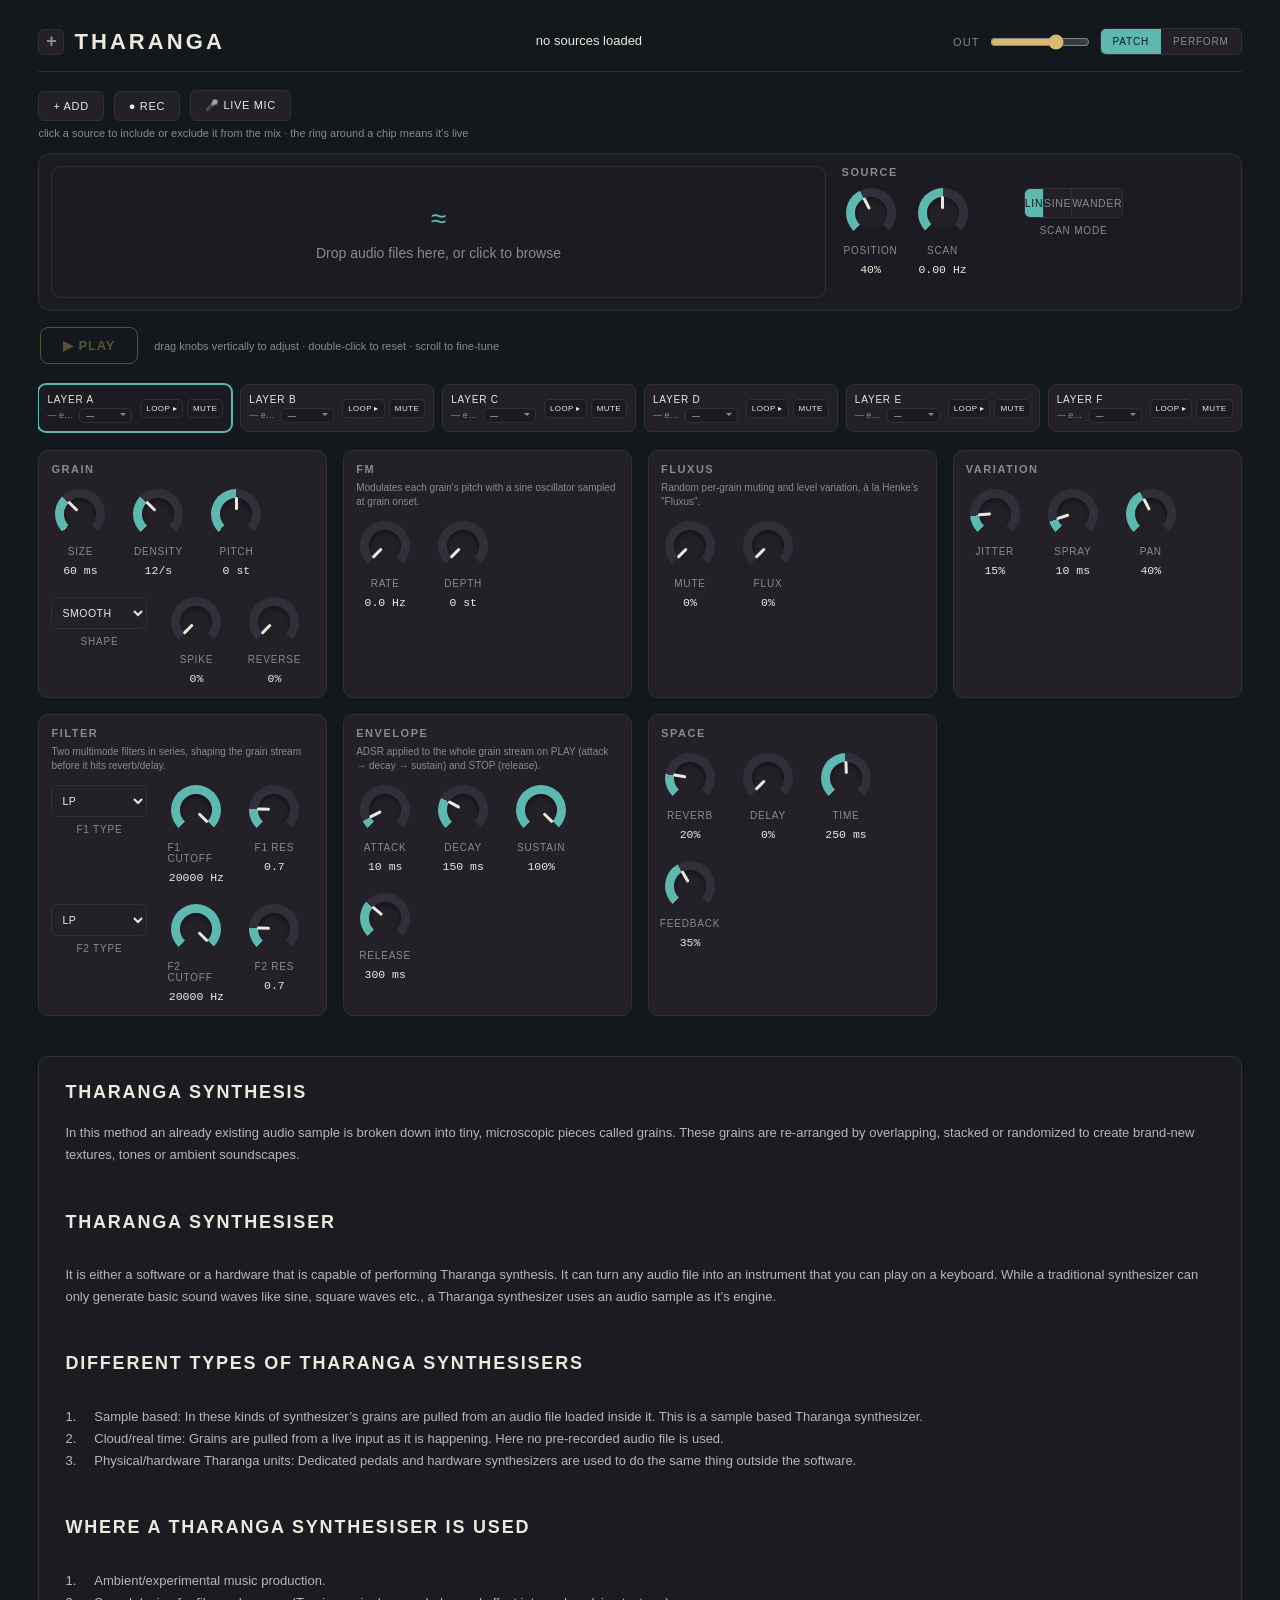
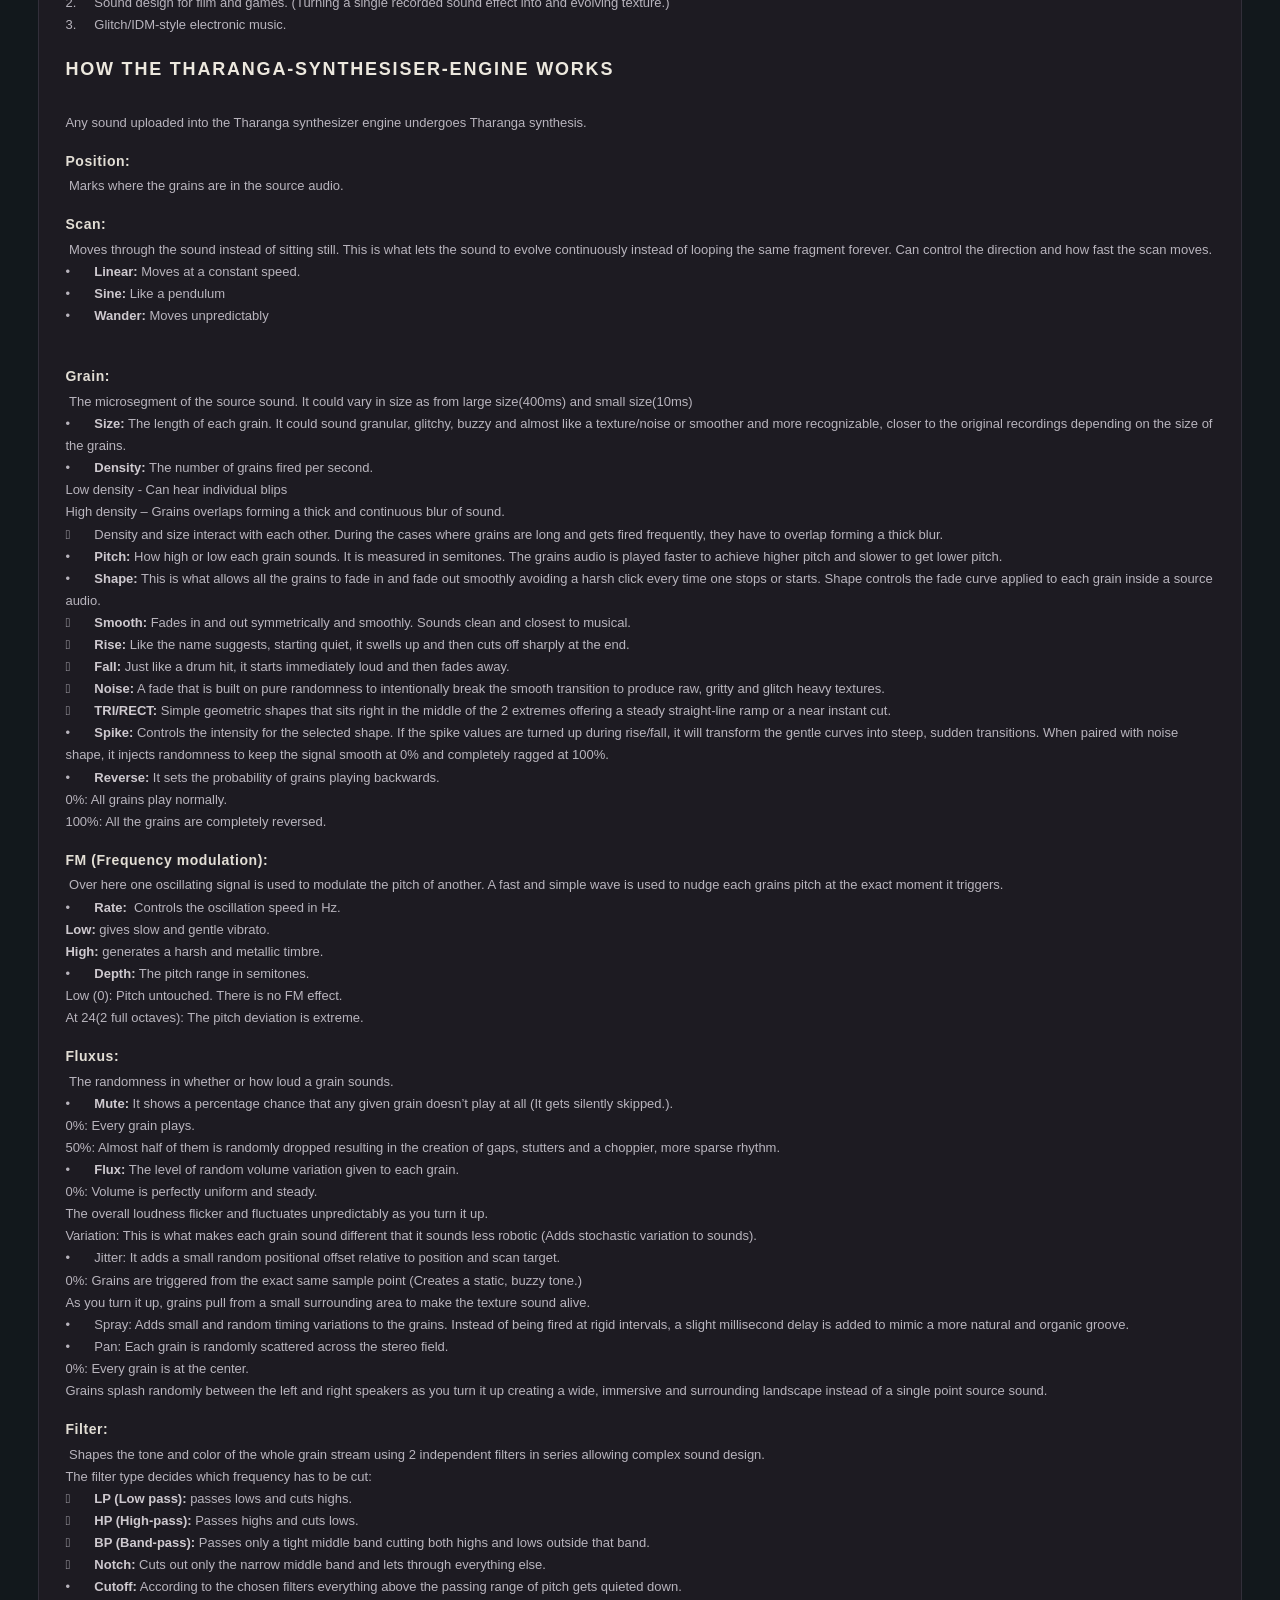
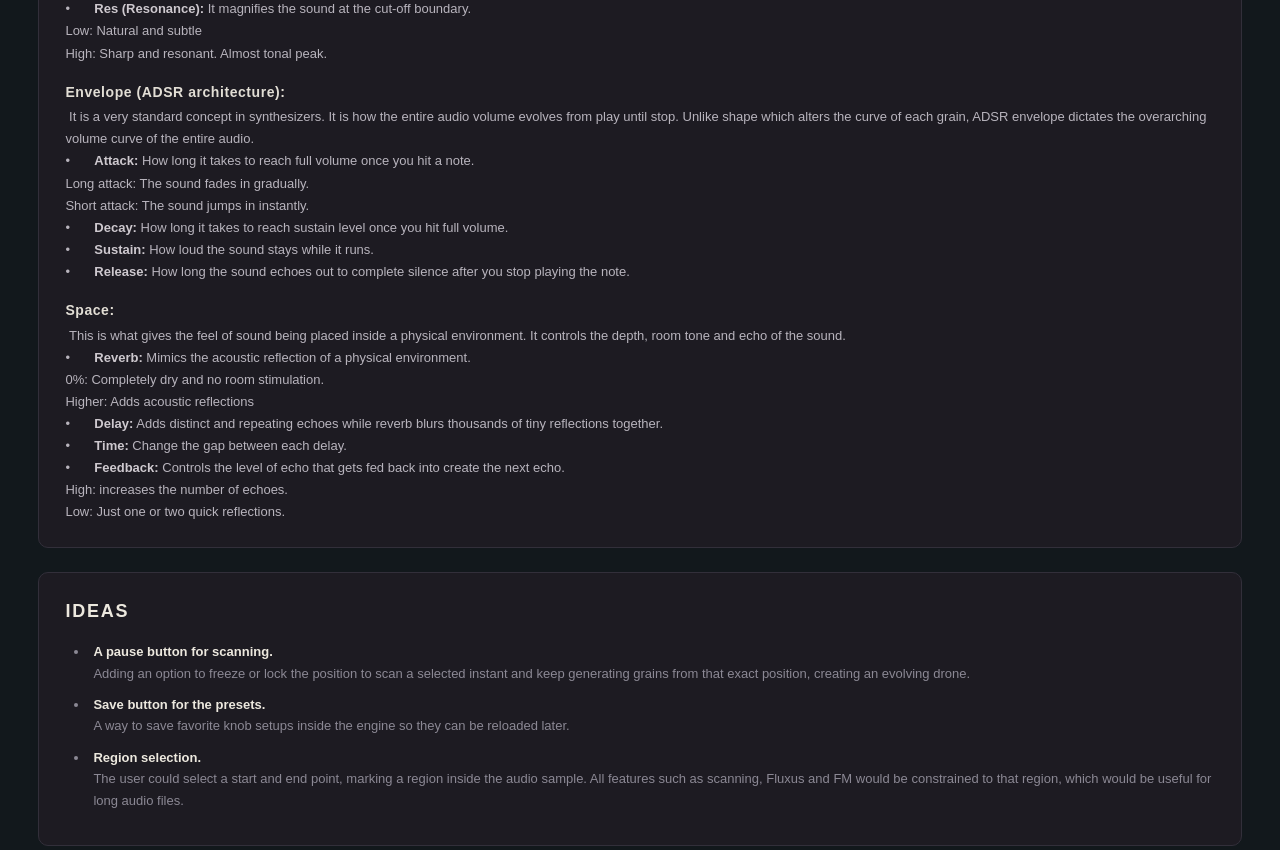
<file: index.html>
﻿<!DOCTYPE html>
<html lang="en">
<head>
  <meta charset="UTF-8" />
  <meta http-equiv="refresh" content="0; url=html/granular-synth-engine.html" />
  <title>Redirecting...</title>
</head>
<body>
  Redirecting to <a href="html/granular-synth-engine.html">html/granular-synth-engine.html</a>
</body>
</html>
</file>
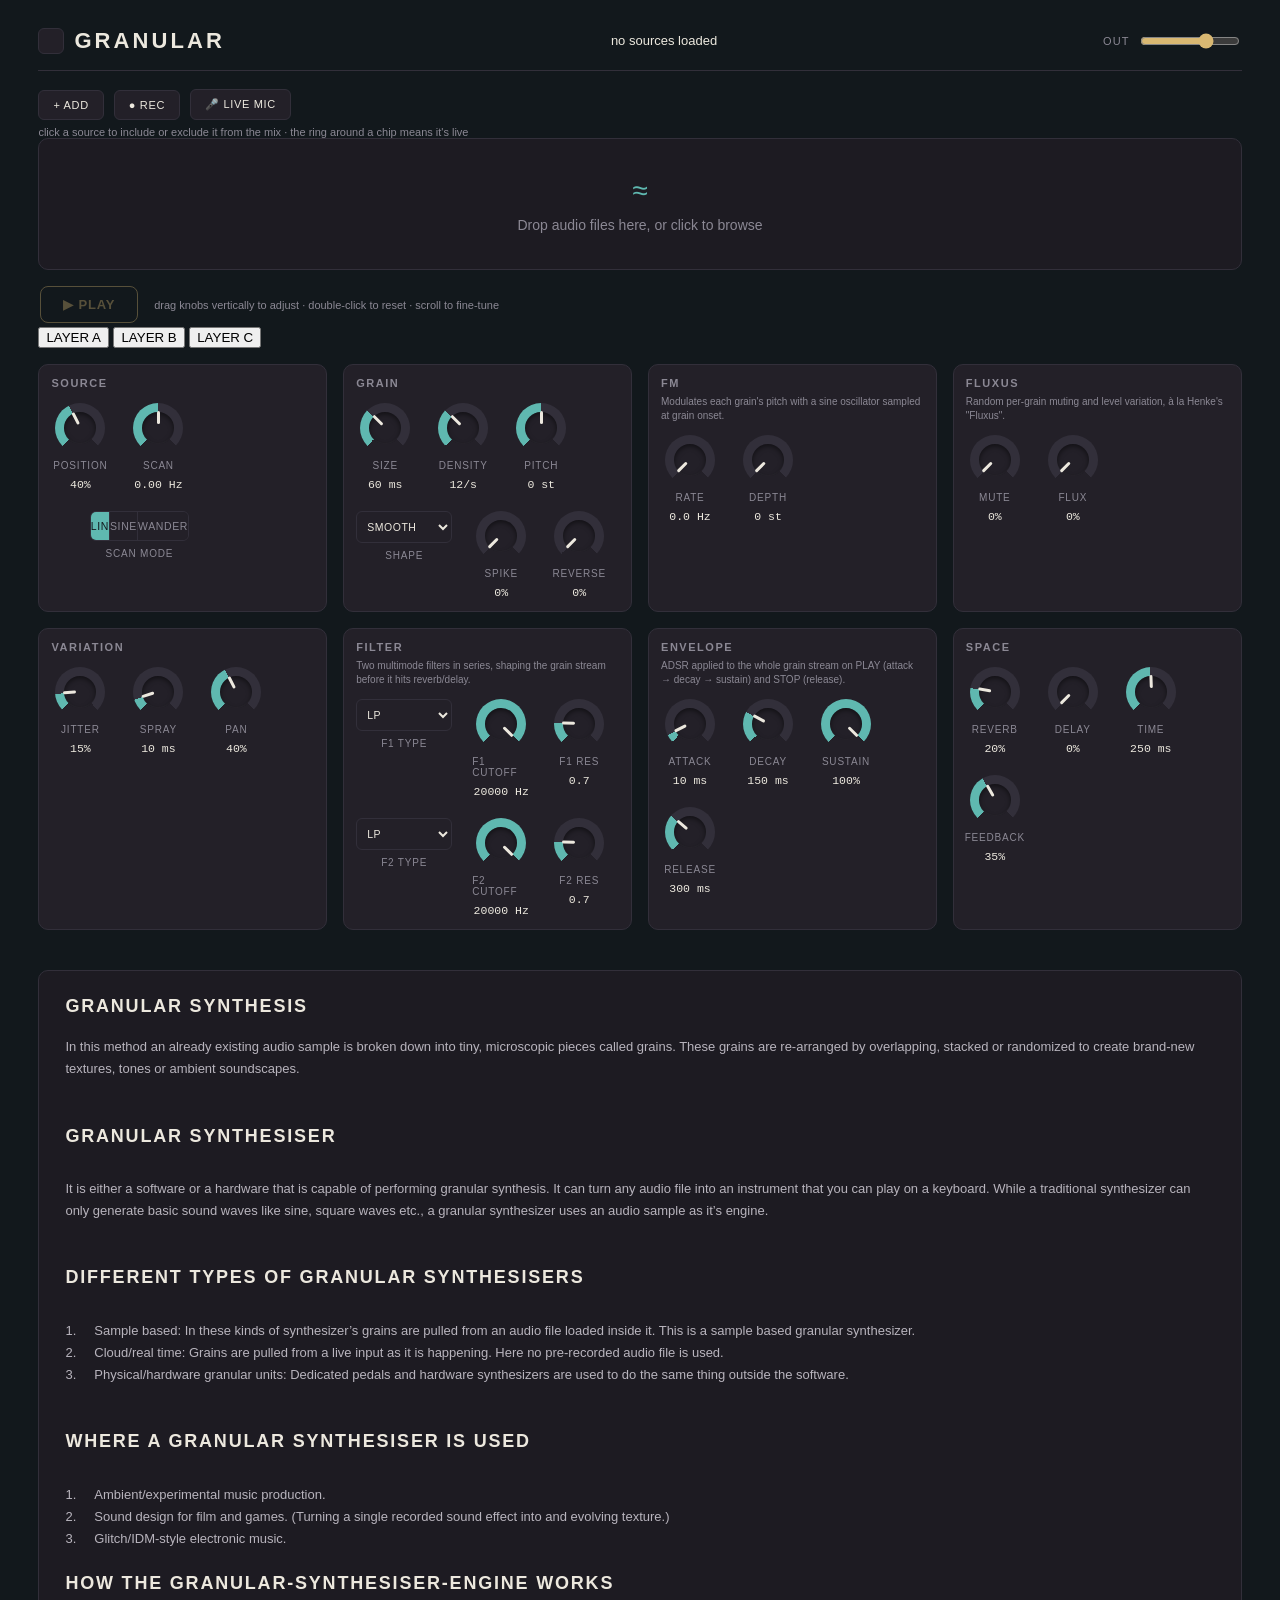
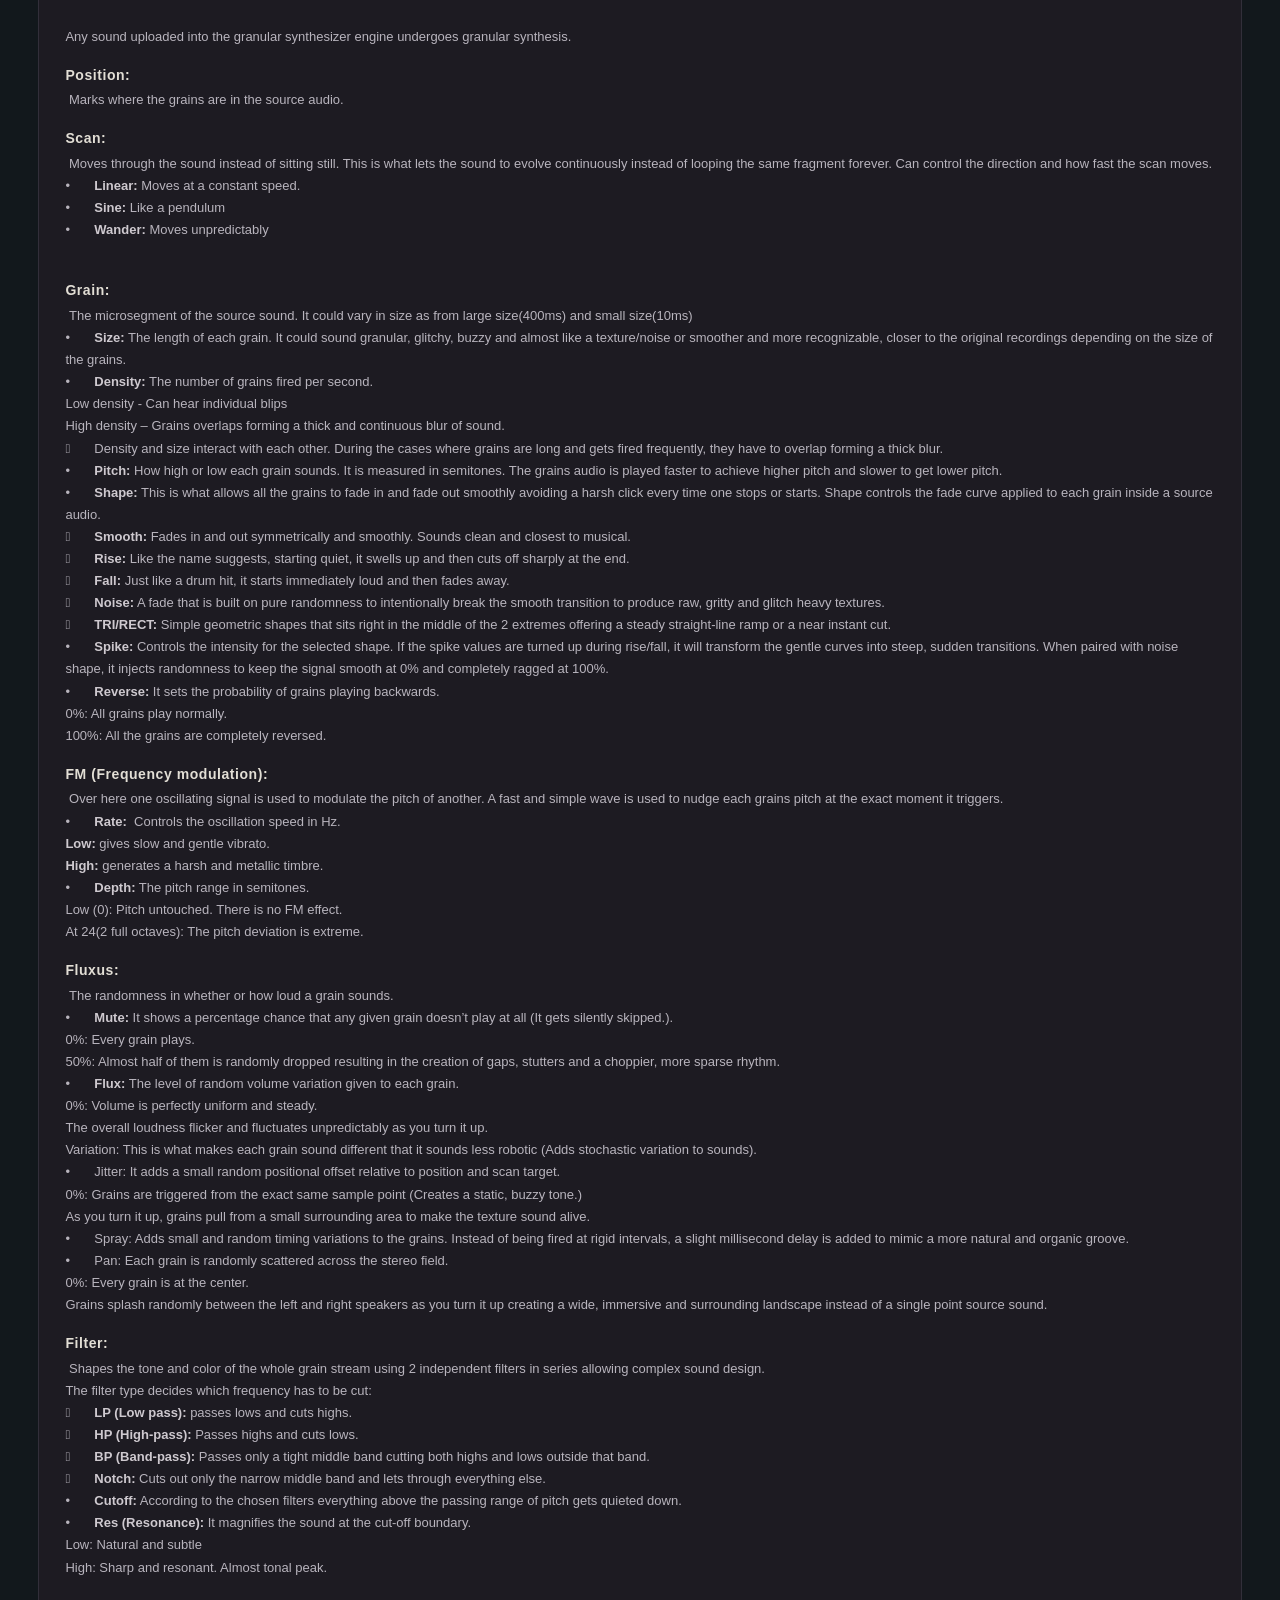
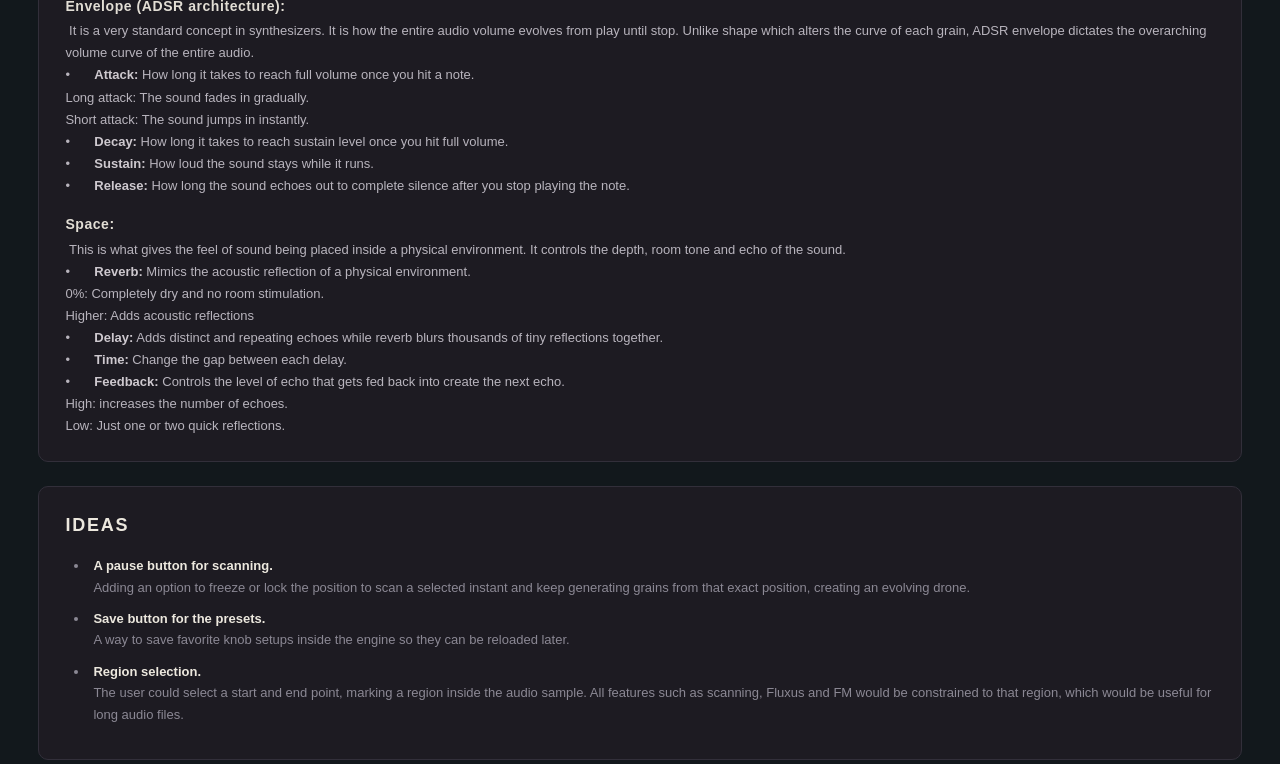
<file: granular-synth-engine.html>
<!DOCTYPE html>
<html lang="en">
<head>
<meta charset="UTF-8">
<meta name="viewport" content="width=device-width, initial-scale=1.0">
<title>Granular — grain synthesis engine</title>
<link rel="stylesheet" href="../css/granular-synth-engine.css?v=8c20041">
</head>
<body>
<div class="app">

  <header class="topbar">
    <div class="brand">
      <span class="brand-mark"></span>
      <h1>GRANULAR</h1>
    </div>
    <div class="file-info">
      <span id="file-name">no sources loaded</span>
      <span id="status" class="status-text"></span>
    </div>
    <div class="master">
      <label for="master-volume">OUT</label>
      <input type="range" id="master-volume" min="0" max="100" value="70">
    </div>
  </header>

  <div class="sources-bar">
    <label class="bar-btn" for="file-input">+ ADD</label>
    <button id="record-btn" class="bar-btn record" type="button">● REC</button>
    <button id="mic-btn" class="bar-btn mic" type="button">🎤 LIVE MIC</button>
    <div id="chips" class="chips"></div>
    <input type="file" id="file-input" accept="audio/*" multiple hidden>
  </div>
  <div class="sources-hint">click a source to include or exclude it from the mix · the ring around a chip means it's live</div>

  <div class="stage" id="stage">
    <label class="dropzone" id="dropzone" for="file-input">
      <div class="dropzone-icon">≈</div>
      <p>Drop audio files here, or click to browse</p>
    </label>
    <canvas id="wave-canvas" class="wave-canvas"></canvas>
    <canvas id="overlay-canvas" class="overlay-canvas"></canvas>
  </div>

  <div class="transport">
    <button id="play-btn" class="play-btn" disabled>▶ PLAY</button>
    <span class="hint">drag knobs vertically to adjust · double-click to reset · scroll to fine-tune</span>
  </div>

  <div class="layer-tabs" aria-label="Layer selector">
    <button class="layer-tab active" data-layer="A" type="button">LAYER A</button>
    <button class="layer-tab" data-layer="B" type="button">LAYER B</button>
    <button class="layer-tab" data-layer="C" type="button">LAYER C</button>
  </div>

  <div class="controls">

    <section class="group">
      <h2 class="group-title">SOURCE</h2>
      <div class="knob-row">
        <div class="knob-unit">
          <div class="knob" id="knob-position" tabindex="0" role="slider" aria-label="Position"><div class="knob-ring"></div><div class="knob-face"></div><div class="knob-pointer-wrap"><div class="knob-pointer"></div></div></div>
          <div class="knob-label">POSITION</div>
          <div class="knob-value" id="val-position">40%</div>
        </div>
        <div class="knob-unit">
          <div class="knob" id="knob-scan" tabindex="0" role="slider" aria-label="Scan speed"><div class="knob-ring"></div><div class="knob-face"></div><div class="knob-pointer-wrap"><div class="knob-pointer"></div></div></div>
          <div class="knob-label">SCAN</div>
          <div class="knob-value" id="val-scan">0.00×/s</div>
        </div>
        <div class="seg-unit wide">
          <div class="seg" id="scanmode-seg">
            <button class="seg-btn active" data-mode="linear">LIN</button>
            <button class="seg-btn" data-mode="sine">SINE</button>
            <button class="seg-btn" data-mode="wander">WANDER</button>
          </div>
          <div class="knob-label">SCAN MODE</div>
        </div>

        
      </div>
    </section>

    <section class="group">
      <h2 class="group-title">GRAIN</h2>
      <div class="knob-row">
        <div class="knob-unit">
          <div class="knob" id="knob-size" tabindex="0" role="slider" aria-label="Grain size"><div class="knob-ring"></div><div class="knob-face"></div><div class="knob-pointer-wrap"><div class="knob-pointer"></div></div></div>
          <div class="knob-label">SIZE</div>
          <div class="knob-value" id="val-size">60 ms</div>
        </div>
        <div class="knob-unit">
          <div class="knob" id="knob-density" tabindex="0" role="slider" aria-label="Density"><div class="knob-ring"></div><div class="knob-face"></div><div class="knob-pointer-wrap"><div class="knob-pointer"></div></div></div>
          <div class="knob-label">DENSITY</div>
          <div class="knob-value" id="val-density">12/s</div>
        </div>
        <div class="knob-unit">
          <div class="knob" id="knob-pitch" tabindex="0" role="slider" aria-label="Pitch"><div class="knob-ring"></div><div class="knob-face"></div><div class="knob-pointer-wrap"><div class="knob-pointer"></div></div></div>
          <div class="knob-label">PITCH</div>
          <div class="knob-value" id="val-pitch">0 st</div>
        </div>
        <div class="select-unit">
          <select id="window-select" class="native-select">
            <option value="hann" selected>SMOOTH</option>
            <option value="rise">RISE</option>
            <option value="fall">FALL</option>
            <option value="noise">NOISE</option>
            <option value="tri">TRI</option>
            <option value="rect">RECT</option>
          </select>
          <div class="knob-label">SHAPE</div>
        </div>
        <div class="knob-unit">
          <div class="knob" id="knob-spike" tabindex="0" role="slider" aria-label="Spike"><div class="knob-ring"></div><div class="knob-face"></div><div class="knob-pointer-wrap"><div class="knob-pointer"></div></div></div>
          <div class="knob-label">SPIKE</div>
          <div class="knob-value" id="val-spike">0%</div>
        </div>
        <div class="knob-unit">
          <div class="knob" id="knob-reverse" tabindex="0" role="slider" aria-label="Reverse chance"><div class="knob-ring"></div><div class="knob-face"></div><div class="knob-pointer-wrap"><div class="knob-pointer"></div></div></div>
          <div class="knob-label">REVERSE</div>
          <div class="knob-value" id="val-reverse">0%</div>
        </div>
      </div>
    </section>

    <section class="group">
      <h2 class="group-title">FM</h2>
      <p class="group-note">Modulates each grain's pitch with a sine oscillator sampled at grain onset.</p>
      <div class="knob-row">
        <div class="knob-unit">
          <div class="knob" id="knob-fmrate" tabindex="0" role="slider" aria-label="FM rate"><div class="knob-ring"></div><div class="knob-face"></div><div class="knob-pointer-wrap"><div class="knob-pointer"></div></div></div>
          <div class="knob-label">RATE</div>
          <div class="knob-value" id="val-fmrate">0 Hz</div>
        </div>
        <div class="knob-unit">
          <div class="knob" id="knob-fmdepth" tabindex="0" role="slider" aria-label="FM depth"><div class="knob-ring"></div><div class="knob-face"></div><div class="knob-pointer-wrap"><div class="knob-pointer"></div></div></div>
          <div class="knob-label">DEPTH</div>
          <div class="knob-value" id="val-fmdepth">0 st</div>
        </div>
      </div>
    </section>

    <section class="group">
      <h2 class="group-title">FLUXUS</h2>
      <p class="group-note">Random per-grain muting and level variation, à la Henke's "Fluxus".</p>
      <div class="knob-row">
        <div class="knob-unit">
          <div class="knob" id="knob-fluxmute" tabindex="0" role="slider" aria-label="Fluxus mute chance"><div class="knob-ring"></div><div class="knob-face"></div><div class="knob-pointer-wrap"><div class="knob-pointer"></div></div></div>
          <div class="knob-label">MUTE</div>
          <div class="knob-value" id="val-fluxmute">0%</div>
        </div>
        <div class="knob-unit">
          <div class="knob" id="knob-fluxlevel" tabindex="0" role="slider" aria-label="Fluxus level variation"><div class="knob-ring"></div><div class="knob-face"></div><div class="knob-pointer-wrap"><div class="knob-pointer"></div></div></div>
          <div class="knob-label">FLUX</div>
          <div class="knob-value" id="val-fluxlevel">0%</div>
        </div>
      </div>
    </section>

    <section class="group">
      <h2 class="group-title">VARIATION</h2>
      <div class="knob-row">
        <div class="knob-unit">
          <div class="knob" id="knob-jitter" tabindex="0" role="slider" aria-label="Position jitter"><div class="knob-ring"></div><div class="knob-face"></div><div class="knob-pointer-wrap"><div class="knob-pointer"></div></div></div>
          <div class="knob-label">JITTER</div>
          <div class="knob-value" id="val-jitter">15%</div>
        </div>
        <div class="knob-unit">
          <div class="knob" id="knob-spray" tabindex="0" role="slider" aria-label="Spray"><div class="knob-ring"></div><div class="knob-face"></div><div class="knob-pointer-wrap"><div class="knob-pointer"></div></div></div>
          <div class="knob-label">SPRAY</div>
          <div class="knob-value" id="val-spray">10 ms</div>
        </div>
        <div class="knob-unit">
          <div class="knob" id="knob-pan" tabindex="0" role="slider" aria-label="Pan spread"><div class="knob-ring"></div><div class="knob-face"></div><div class="knob-pointer-wrap"><div class="knob-pointer"></div></div></div>
          <div class="knob-label">PAN</div>
          <div class="knob-value" id="val-pan">40%</div>
        </div>
      </div>
    </section>

    <section class="group">
      <h2 class="group-title">FILTER</h2>
      <p class="group-note">Two multimode filters in series, shaping the grain stream before it hits reverb/delay.</p>
      <div class="knob-row">
        <div class="select-unit">
          <select id="filter1-type" class="native-select">
            <option value="lowpass" selected>LP</option>
            <option value="highpass">HP</option>
            <option value="bandpass">BP</option>
            <option value="notch">NOTCH</option>
          </select>
          <div class="knob-label">F1 TYPE</div>
        </div>
        <div class="knob-unit">
          <div class="knob" id="knob-filter1cutoff" tabindex="0" role="slider" aria-label="Filter 1 cutoff"><div class="knob-ring"></div><div class="knob-face"></div><div class="knob-pointer-wrap"><div class="knob-pointer"></div></div></div>
          <div class="knob-label">F1 CUTOFF</div>
          <div class="knob-value" id="val-filter1cutoff">20000 Hz</div>
        </div>
        <div class="knob-unit">
          <div class="knob" id="knob-filter1res" tabindex="0" role="slider" aria-label="Filter 1 resonance"><div class="knob-ring"></div><div class="knob-face"></div><div class="knob-pointer-wrap"><div class="knob-pointer"></div></div></div>
          <div class="knob-label">F1 RES</div>
          <div class="knob-value" id="val-filter1res">0.7</div>
        </div>
        <div class="select-unit">
          <select id="filter2-type" class="native-select">
            <option value="lowpass" selected>LP</option>
            <option value="highpass">HP</option>
            <option value="bandpass">BP</option>
            <option value="notch">NOTCH</option>
          </select>
          <div class="knob-label">F2 TYPE</div>
        </div>
        <div class="knob-unit">
          <div class="knob" id="knob-filter2cutoff" tabindex="0" role="slider" aria-label="Filter 2 cutoff"><div class="knob-ring"></div><div class="knob-face"></div><div class="knob-pointer-wrap"><div class="knob-pointer"></div></div></div>
          <div class="knob-label">F2 CUTOFF</div>
          <div class="knob-value" id="val-filter2cutoff">20000 Hz</div>
        </div>
        <div class="knob-unit">
          <div class="knob" id="knob-filter2res" tabindex="0" role="slider" aria-label="Filter 2 resonance"><div class="knob-ring"></div><div class="knob-face"></div><div class="knob-pointer-wrap"><div class="knob-pointer"></div></div></div>
          <div class="knob-label">F2 RES</div>
          <div class="knob-value" id="val-filter2res">0.7</div>
        </div>
      </div>
    </section>

    <section class="group">
      <h2 class="group-title">ENVELOPE</h2>
      <p class="group-note">ADSR applied to the whole grain stream on PLAY (attack → decay → sustain) and STOP (release).</p>
      <div class="knob-row">
        <div class="knob-unit">
          <div class="knob" id="knob-attack" tabindex="0" role="slider" aria-label="Attack"><div class="knob-ring"></div><div class="knob-face"></div><div class="knob-pointer-wrap"><div class="knob-pointer"></div></div></div>
          <div class="knob-label">ATTACK</div>
          <div class="knob-value" id="val-attack">10 ms</div>
        </div>
        <div class="knob-unit">
          <div class="knob" id="knob-decay" tabindex="0" role="slider" aria-label="Decay"><div class="knob-ring"></div><div class="knob-face"></div><div class="knob-pointer-wrap"><div class="knob-pointer"></div></div></div>
          <div class="knob-label">DECAY</div>
          <div class="knob-value" id="val-decay">150 ms</div>
        </div>
        <div class="knob-unit">
          <div class="knob" id="knob-sustain" tabindex="0" role="slider" aria-label="Sustain"><div class="knob-ring"></div><div class="knob-face"></div><div class="knob-pointer-wrap"><div class="knob-pointer"></div></div></div>
          <div class="knob-label">SUSTAIN</div>
          <div class="knob-value" id="val-sustain">100%</div>
        </div>
        <div class="knob-unit">
          <div class="knob" id="knob-release" tabindex="0" role="slider" aria-label="Release"><div class="knob-ring"></div><div class="knob-face"></div><div class="knob-pointer-wrap"><div class="knob-pointer"></div></div></div>
          <div class="knob-label">RELEASE</div>
          <div class="knob-value" id="val-release">300 ms</div>
        </div>
      </div>
    </section>

    <section class="group">
      <h2 class="group-title">SPACE</h2>
      <div class="knob-row">
        <div class="knob-unit">
          <div class="knob" id="knob-reverb" tabindex="0" role="slider" aria-label="Reverb"><div class="knob-ring"></div><div class="knob-face"></div><div class="knob-pointer-wrap"><div class="knob-pointer"></div></div></div>
          <div class="knob-label">REVERB</div>
          <div class="knob-value" id="val-reverb">20%</div>
        </div>
        <div class="knob-unit">
          <div class="knob" id="knob-delay" tabindex="0" role="slider" aria-label="Delay amount"><div class="knob-ring"></div><div class="knob-face"></div><div class="knob-pointer-wrap"><div class="knob-pointer"></div></div></div>
          <div class="knob-label">DELAY</div>
          <div class="knob-value" id="val-delay">0%</div>
        </div>
        <div class="knob-unit">
          <div class="knob" id="knob-delaytime" tabindex="0" role="slider" aria-label="Delay time"><div class="knob-ring"></div><div class="knob-face"></div><div class="knob-pointer-wrap"><div class="knob-pointer"></div></div></div>
          <div class="knob-label">TIME</div>
          <div class="knob-value" id="val-delaytime">250 ms</div>
        </div>
        <div class="knob-unit">
          <div class="knob" id="knob-feedback" tabindex="0" role="slider" aria-label="Delay feedback"><div class="knob-ring"></div><div class="knob-face"></div><div class="knob-pointer-wrap"><div class="knob-pointer"></div></div></div>
          <div class="knob-label">FEEDBACK</div>
          <div class="knob-value" id="val-feedback">35%</div>
        </div>
      </div>
    </section>

  </div>
<section class="documentation" aria-labelledby="documentation-title">
  <h2 id="documentation-title">GRANULAR SYNTHESIS</h2>
  <div class="documentation-copy">In this method an already existing audio sample is broken down into tiny, microscopic pieces called grains. These grains are re-arranged by overlapping, stacked or randomized to create brand-new textures, tones or ambient soundscapes.

<span class="documentation-heading">GRANULAR SYNTHESISER</span>
It is either a software or a hardware that is capable of performing granular synthesis. It can turn any audio file into an instrument that you can play on a keyboard. While a traditional synthesizer can only generate basic sound waves like sine, square waves etc., a granular synthesizer uses an audio sample as it’s engine.

<span class="documentation-heading">DIFFERENT TYPES OF GRANULAR SYNTHESISERS</span>
1.	Sample based: In these kinds of synthesizer’s grains are pulled from an audio file loaded inside it. This is a sample based granular synthesizer.
2.	Cloud/real time: Grains are pulled from a live input as it is happening. Here no pre-recorded audio file is used.
3.	Physical/hardware granular units: Dedicated pedals and hardware synthesizers are used to do the same thing outside the software.

<span class="documentation-heading">WHERE A GRANULAR SYNTHESISER IS USED</span>
1.	Ambient/experimental music production.
2.	Sound design for film and games. (Turning a single recorded sound effect into and evolving texture.)
3.	Glitch/IDM-style electronic music.
<span class="documentation-heading">HOW THE GRANULAR-SYNTHESISER-ENGINE WORKS</span>
Any sound uploaded into the granular synthesizer engine undergoes granular synthesis.
<span class="documentation-subheading">Position:</span> Marks where the grains are in the source audio.
<span class="documentation-subheading">Scan:</span> Moves through the sound instead of sitting still. This is what lets the sound to evolve continuously instead of looping the same fragment forever. Can control the direction and how fast the scan moves.
•	<span class="documentation-label">Linear:</span> Moves at a constant speed.
•	<span class="documentation-label">Sine:</span> Like a pendulum
•	<span class="documentation-label">Wander:</span> Moves unpredictably

<span class="documentation-subheading">Grain:</span> The microsegment of the source sound. It could vary in size as from large size(400ms) and small size(10ms)
•	<span class="documentation-label">Size:</span> The length of each grain. It could sound granular, glitchy, buzzy and almost like a texture/noise or smoother and more recognizable, closer to the original recordings depending on the size of the grains.
•	<span class="documentation-label">Density:</span> The number of grains fired per second.
Low density - Can hear individual blips
High density – Grains overlaps forming a thick and continuous blur of sound.
	Density and size interact with each other. During the cases where grains are long and gets fired frequently, they have to overlap forming a thick blur.
•	<span class="documentation-label">Pitch:</span> How high or low each grain sounds. It is measured in semitones. The grains audio is played faster to achieve higher pitch and slower to get lower pitch.
•	<span class="documentation-label">Shape:</span> This is what allows all the grains to fade in and fade out smoothly avoiding a harsh click every time one stops or starts. Shape controls the fade curve applied to each grain inside a source audio.
	<span class="documentation-label">Smooth:</span> Fades in and out symmetrically and smoothly. Sounds clean and closest to musical.
	<span class="documentation-label">Rise:</span> Like the name suggests, starting quiet, it swells up and then cuts off sharply at the end.
	<span class="documentation-label">Fall:</span> Just like a drum hit, it starts immediately loud and then fades away.
	<span class="documentation-label">Noise:</span> A fade that is built on pure randomness to intentionally break the smooth transition to produce raw, gritty and glitch heavy textures.
	<span class="documentation-label">TRI/RECT:</span> Simple geometric shapes that sits right in the middle of the 2 extremes offering a steady straight-line ramp or a near instant cut.
•	<span class="documentation-label">Spike:</span> Controls the intensity for the selected shape. If the spike values are turned up during rise/fall, it will transform the gentle curves into steep, sudden transitions. When paired with noise shape, it injects randomness to keep the signal smooth at 0% and completely ragged at 100%.
•	<span class="documentation-label">Reverse:</span> It sets the probability of grains playing backwards.
0%: All grains play normally.
100%: All the grains are completely reversed.
<span class="documentation-subheading">FM (Frequency modulation):</span> Over here one oscillating signal is used to modulate the pitch of another. A fast and simple wave is used to nudge each grains pitch at the exact moment it triggers.
•	<span class="documentation-label">Rate:</span>  Controls the oscillation speed in Hz.
<span class="documentation-label">Low:</span> gives slow and gentle vibrato.
<span class="documentation-label">High:</span> generates a harsh and metallic timbre.
•	<span class="documentation-label">Depth:</span> The pitch range in semitones.
Low (0): Pitch untouched. There is no FM effect.
At 24(2 full octaves): The pitch deviation is extreme.
<span class="documentation-subheading">Fluxus:</span> The randomness in whether or how loud a grain sounds.
•	<span class="documentation-label">Mute:</span> It shows a percentage chance that any given grain doesn’t play at all (It gets silently skipped.).
0%: Every grain plays.
50%: Almost half of them is randomly dropped resulting in the creation of gaps, stutters and a choppier, more sparse rhythm.
•	<span class="documentation-label">Flux:</span> The level of random volume variation given to each grain.
0%: Volume is perfectly uniform and steady.
The overall loudness flicker and fluctuates unpredictably as you turn it up.
Variation: This is what makes each grain sound different that it sounds less robotic (Adds stochastic variation to sounds).
•	Jitter: It adds a small random positional offset relative to position and scan target.
0%: Grains are triggered from the exact same sample point (Creates a static, buzzy tone.)
As you turn it up, grains pull from a small surrounding area to make the texture sound alive.
•	Spray: Adds small and random timing variations to the grains. Instead of being fired at rigid intervals, a slight millisecond delay is added to mimic a more natural and organic groove.
•	Pan: Each grain is randomly scattered across the stereo field.
0%: Every grain is at the center.
Grains splash randomly between the left and right speakers as you turn it up creating a wide, immersive and surrounding landscape instead of a single point source sound.
<span class="documentation-subheading">Filter:</span> Shapes the tone and color of the whole grain stream using 2 independent filters in series allowing complex sound design.
The filter type decides which frequency has to be cut:
	<span class="documentation-label">LP (Low pass):</span> passes lows and cuts highs.
	<span class="documentation-label">HP (High-pass):</span> Passes highs and cuts lows.
	<span class="documentation-label">BP (Band-pass):</span> Passes only a tight middle band cutting both highs and lows outside that band.
	<span class="documentation-label">Notch:</span> Cuts out only the narrow middle band and lets through everything else.
•	<span class="documentation-label">Cutoff:</span> According to the chosen filters everything above the passing range of pitch gets quieted down.
•	<span class="documentation-label">Res (Resonance):</span> It magnifies the sound at the cut-off boundary.
Low: Natural and subtle
High: Sharp and resonant. Almost tonal peak.
<span class="documentation-subheading">Envelope (ADSR architecture):</span> It is a very standard concept in synthesizers. It is how the entire audio volume evolves from play until stop. Unlike shape which alters the curve of each grain, ADSR envelope dictates the overarching volume curve of the entire audio.
•	<span class="documentation-label">Attack:</span> How long it takes to reach full volume once you hit a note.
Long attack: The sound fades in gradually.
Short attack: The sound jumps in instantly.
•	<span class="documentation-label">Decay:</span> How long it takes to reach sustain level once you hit full volume.
•	<span class="documentation-label">Sustain:</span> How loud the sound stays while it runs.
•	<span class="documentation-label">Release:</span> How long the sound echoes out to complete silence after you stop playing the note.
<span class="documentation-subheading">Space:</span> This is what gives the feel of sound being placed inside a physical environment. It controls the depth, room tone and echo of the sound.
•	<span class="documentation-label">Reverb:</span> Mimics the acoustic reflection of a physical environment.
0%: Completely dry and no room stimulation.
Higher: Adds acoustic reflections
•	<span class="documentation-label">Delay:</span> Adds distinct and repeating echoes while reverb blurs thousands of tiny reflections together.
•	<span class="documentation-label">Time:</span> Change the gap between each delay.
•	<span class="documentation-label">Feedback:</span> Controls the level of echo that gets fed back into create the next echo.
High: increases the number of echoes.
Low: Just one or two quick reflections.</div>
</section>

  <section class="ideas" aria-labelledby="ideas-title">
    <h2 id="ideas-title">IDEAS</h2>
    <ul>
      <li><strong>A pause button for scanning.</strong><br>Adding an option to freeze or lock the position to scan a selected instant and keep generating grains from that exact position, creating an evolving drone.</li>
      <li><strong>Save button for the presets.</strong><br>A way to save favorite knob setups inside the engine so they can be reloaded later.</li>
      <li><strong>Region selection.</strong><br>The user could select a start and end point, marking a region inside the audio sample. All features such as scanning, Fluxus and FM would be constrained to that region, which would be useful for long audio files.</li>
    </ul>
  </section>
</div>

<script src="../javascript/granular-synth-engine.js?v=live-mic-1"></script>
</body>
</html>
</file>
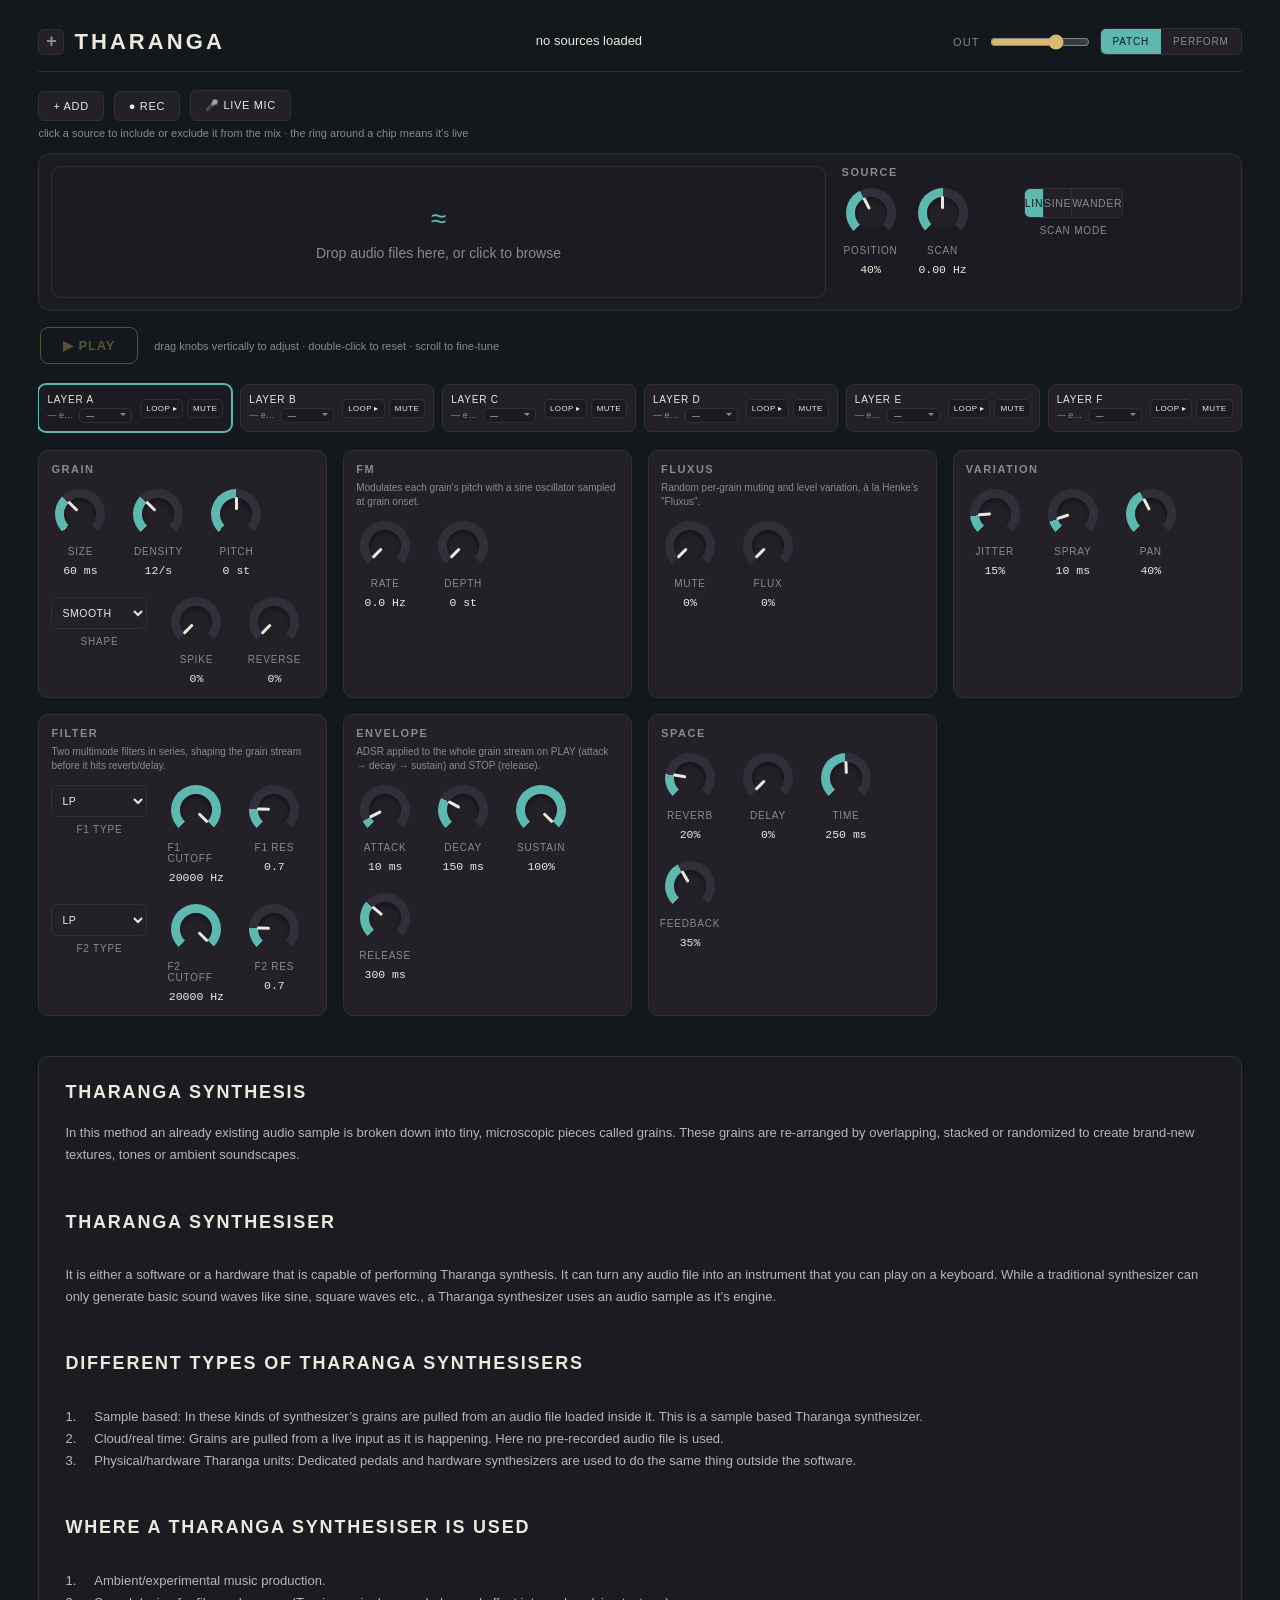
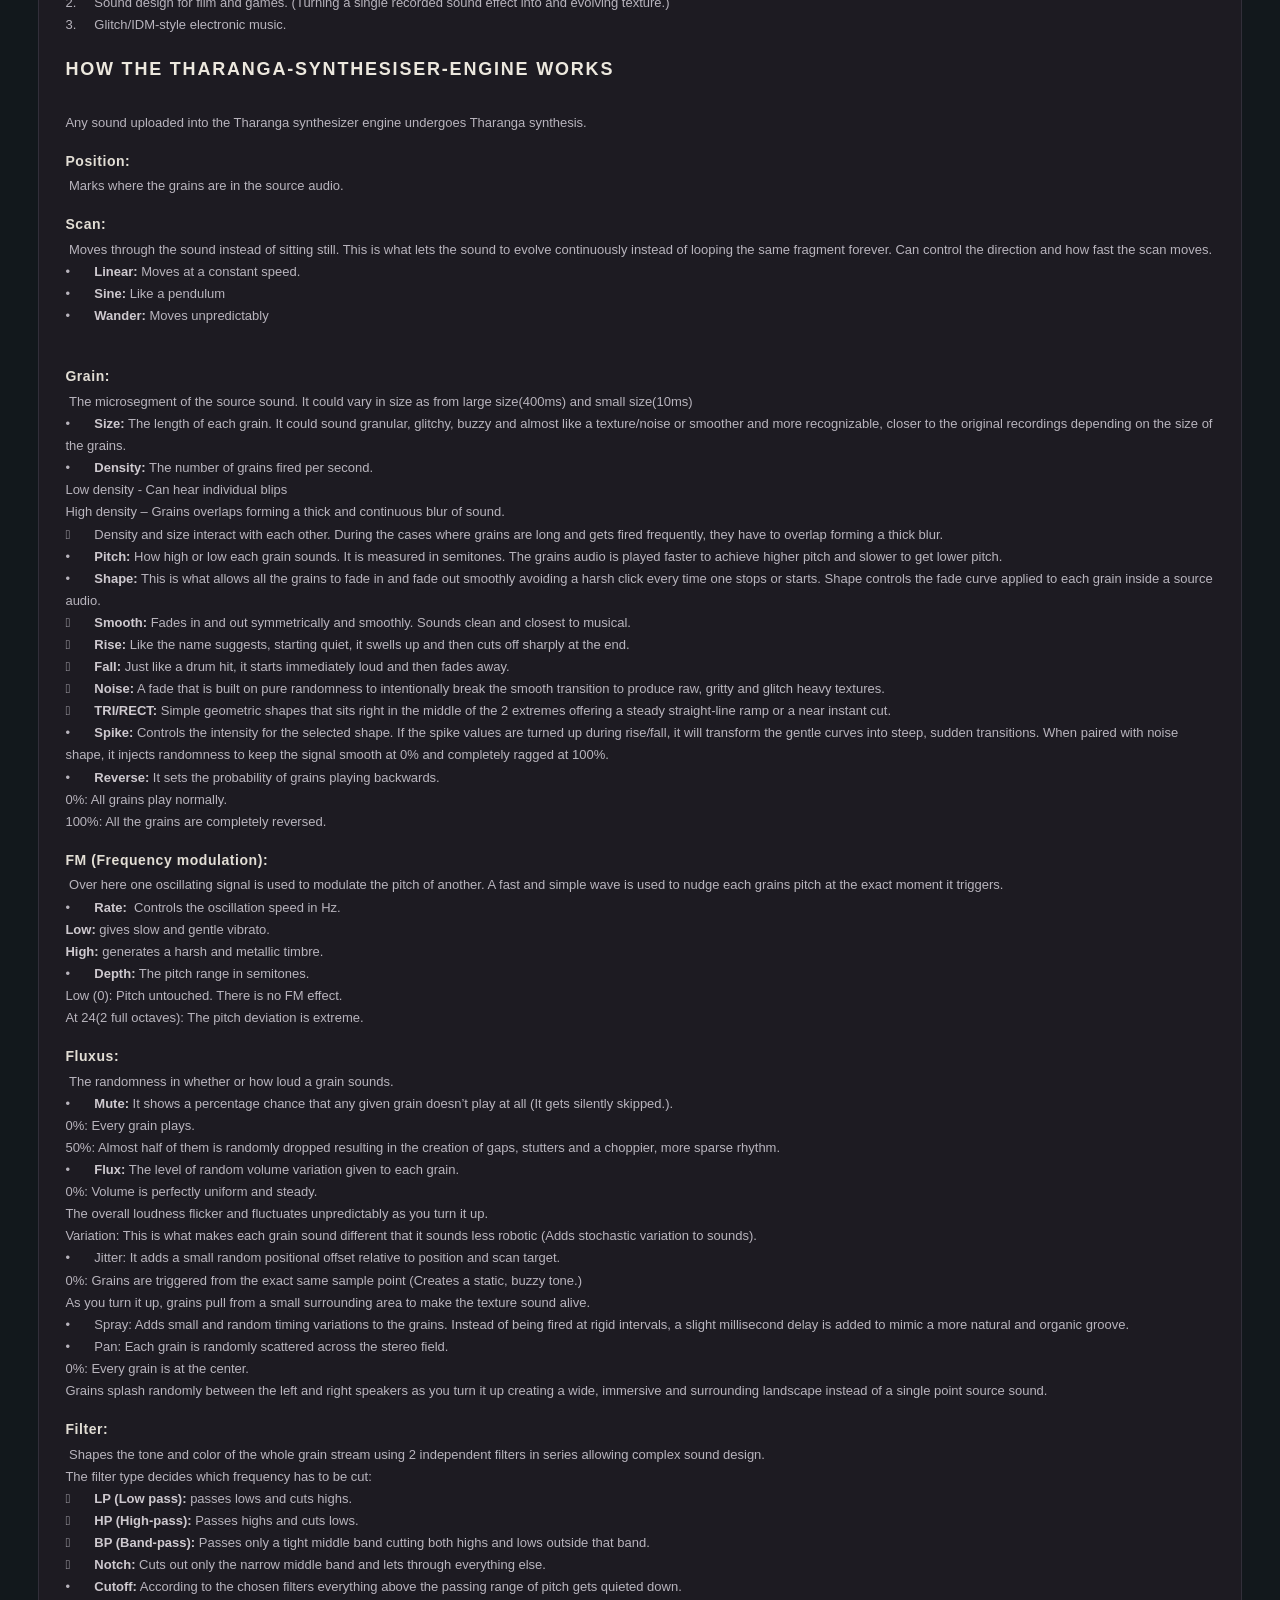
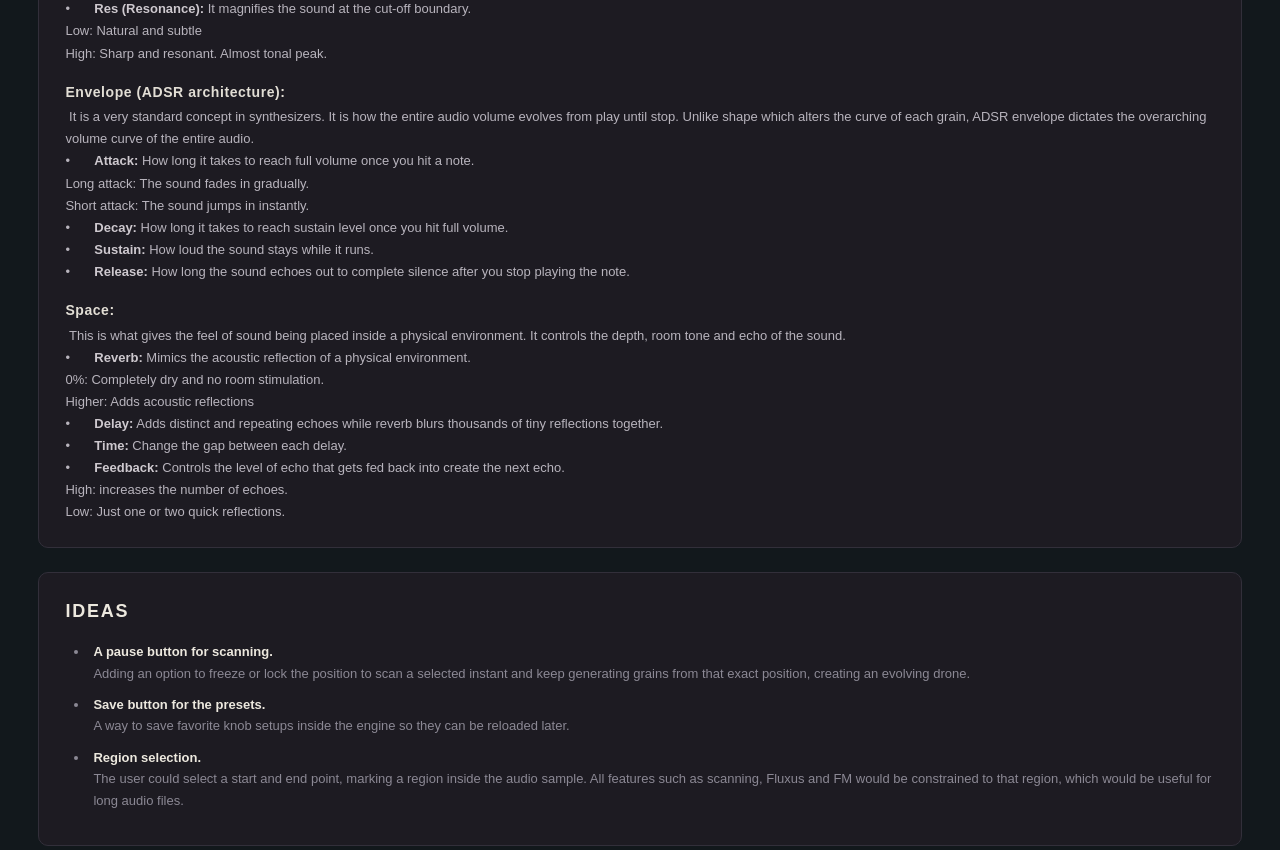
<file: html/granular-synth-engine.html>
<!DOCTYPE html>
<html lang="en">
<head>
<meta charset="UTF-8">
<meta name="viewport" content="width=device-width, initial-scale=1.0">
<title>THARANGA — grain synthesis engine</title>
<link rel="stylesheet" href="../css/granular-synth-engine.css?v=1e31258">
</head>
<body>
<div class="app">

  <header class="topbar">
    <div class="brand">
      <div class="brand-mark" id="logo-slot" role="button" tabindex="0" aria-label="Upload logo image">
        <img id="logo-img" alt="Custom logo" style="display:none">
        <span id="logo-placeholder" class="logo-placeholder" aria-hidden="true">+</span>
      </div>
      <h1>THARANGA</h1>
    </div>
    <div class="file-info">
      <span id="file-name">no sources loaded</span>
      <span id="status" class="status-text"></span>
    </div>
    <div class="master">
      <label for="master-volume">OUT</label>
      <input type="range" id="master-volume" min="0" max="100" value="70">
      <div class="mode-toggle" aria-label="Patch or perform mode toggle">
        <button class="ui-mode-btn active" type="button" data-ui-mode="patch">PATCH</button>
        <button class="ui-mode-btn" type="button" data-ui-mode="perform">PERFORM</button>
      </div>
    </div>
  </header>

  <div class="sources-bar">
    <label class="bar-btn" for="file-input">+ ADD</label>
    <button id="record-btn" class="bar-btn record" type="button">● REC</button>
    <button id="mic-btn" class="bar-btn mic" type="button">🎤 LIVE MIC</button>
    <div id="chips" class="chips"></div>
    <input type="file" id="file-input" accept="audio/*" multiple hidden>
    <input type="file" id="logo-upload" accept="image/*" hidden>
  </div>
  <div class="sources-hint">click a source to include or exclude it from the mix · the ring around a chip means it's live</div>

  <div class="source-wave-card">
    <div class="stage" id="stage">
      <label class="dropzone" id="dropzone" for="file-input">
        <div class="dropzone-icon">≈</div>
        <p>Drop audio files here, or click to browse</p>
      </label>
      <canvas id="wave-canvas" class="wave-canvas"></canvas>
      <canvas id="overlay-canvas" class="overlay-canvas"></canvas>
    </div>

    <div class="source-panel">
      <section class="group source-group">
        <h2 class="group-title">SOURCE</h2>
        <div class="knob-row">
          <div class="knob-unit">
            <div class="knob" id="knob-position" tabindex="0" role="slider" aria-label="Position"><div class="knob-ring"></div><div class="knob-face"></div><div class="knob-pointer-wrap"><div class="knob-pointer"></div></div></div>
            <div class="knob-label">POSITION</div>
            <div class="knob-value" id="val-position">40%</div>
          </div>
          <div class="knob-unit">
            <div class="knob" id="knob-scan" tabindex="0" role="slider" aria-label="Scan speed"><div class="knob-ring"></div><div class="knob-face"></div><div class="knob-pointer-wrap"><div class="knob-pointer"></div></div></div>
            <div class="knob-label">SCAN</div>
            <div class="knob-value" id="val-scan">0.00×/s</div>
          </div>
          <div class="seg-unit wide">
            <div class="seg" id="scanmode-seg">
              <button class="seg-btn active" data-mode="linear">LIN</button>
              <button class="seg-btn" data-mode="sine">SINE</button>
              <button class="seg-btn" data-mode="wander">WANDER</button>
            </div>
            <div class="knob-label">SCAN MODE</div>
          </div>
        </div>
      </section>
    </div>
  </div>

  <div class="transport">
    <button id="play-btn" class="play-btn" disabled>▶ PLAY</button>
    <span class="hint">drag knobs vertically to adjust · double-click to reset · scroll to fine-tune</span>
  </div>

  <aside id="mixer-sidebar" class="mixer-sidebar" aria-label="Layer mixer"></aside>

<div class="controls">

    <section class="group group-grain">
      <h2 class="group-title">GRAIN</h2>
      <div class="knob-row">
        <div class="knob-unit">
          <div class="knob" id="knob-size" tabindex="0" role="slider" aria-label="Grain size"><div class="knob-ring"></div><div class="knob-face"></div><div class="knob-pointer-wrap"><div class="knob-pointer"></div></div></div>
          <div class="knob-label">SIZE</div>
          <div class="knob-value" id="val-size">60 ms</div>
        </div>
        <div class="knob-unit">
          <div class="knob" id="knob-density" tabindex="0" role="slider" aria-label="Density"><div class="knob-ring"></div><div class="knob-face"></div><div class="knob-pointer-wrap"><div class="knob-pointer"></div></div></div>
          <div class="knob-label">DENSITY</div>
          <div class="knob-value" id="val-density">12/s</div>
        </div>
        <div class="knob-unit">
          <div class="knob" id="knob-pitch" tabindex="0" role="slider" aria-label="Pitch"><div class="knob-ring"></div><div class="knob-face"></div><div class="knob-pointer-wrap"><div class="knob-pointer"></div></div></div>
          <div class="knob-label">PITCH</div>
          <div class="knob-value" id="val-pitch">0 st</div>
        </div>
        <div class="select-unit">
          <select id="window-select" class="native-select">
            <option value="hann" selected>SMOOTH</option>
            <option value="rise">RISE</option>
            <option value="fall">FALL</option>
            <option value="noise">NOISE</option>
            <option value="tri">TRI</option>
            <option value="rect">RECT</option>
          </select>
          <div class="knob-label">SHAPE</div>
        </div>
        <div class="knob-unit">
          <div class="knob" id="knob-spike" tabindex="0" role="slider" aria-label="Spike"><div class="knob-ring"></div><div class="knob-face"></div><div class="knob-pointer-wrap"><div class="knob-pointer"></div></div></div>
          <div class="knob-label">SPIKE</div>
          <div class="knob-value" id="val-spike">0%</div>
        </div>
        <div class="knob-unit">
          <div class="knob" id="knob-reverse" tabindex="0" role="slider" aria-label="Reverse chance"><div class="knob-ring"></div><div class="knob-face"></div><div class="knob-pointer-wrap"><div class="knob-pointer"></div></div></div>
          <div class="knob-label">REVERSE</div>
          <div class="knob-value" id="val-reverse">0%</div>
        </div>
      </div>
    </section>

    <section class="group group-fm">
      <h2 class="group-title">FM</h2>
      <p class="group-note">Modulates each grain's pitch with a sine oscillator sampled at grain onset.</p>
      <div class="knob-row">
        <div class="knob-unit">
          <div class="knob" id="knob-fmrate" tabindex="0" role="slider" aria-label="FM rate"><div class="knob-ring"></div><div class="knob-face"></div><div class="knob-pointer-wrap"><div class="knob-pointer"></div></div></div>
          <div class="knob-label">RATE</div>
          <div class="knob-value" id="val-fmrate">0 Hz</div>
        </div>
        <div class="knob-unit">
          <div class="knob" id="knob-fmdepth" tabindex="0" role="slider" aria-label="FM depth"><div class="knob-ring"></div><div class="knob-face"></div><div class="knob-pointer-wrap"><div class="knob-pointer"></div></div></div>
          <div class="knob-label">DEPTH</div>
          <div class="knob-value" id="val-fmdepth">0 st</div>
        </div>
      </div>
    </section>

    <section class="group">
      <h2 class="group-title">FLUXUS</h2>
      <p class="group-note">Random per-grain muting and level variation, à la Henke's "Fluxus".</p>
      <div class="knob-row">
        <div class="knob-unit">
          <div class="knob" id="knob-fluxmute" tabindex="0" role="slider" aria-label="Fluxus mute chance"><div class="knob-ring"></div><div class="knob-face"></div><div class="knob-pointer-wrap"><div class="knob-pointer"></div></div></div>
          <div class="knob-label">MUTE</div>
          <div class="knob-value" id="val-fluxmute">0%</div>
        </div>
        <div class="knob-unit">
          <div class="knob" id="knob-fluxlevel" tabindex="0" role="slider" aria-label="Fluxus level variation"><div class="knob-ring"></div><div class="knob-face"></div><div class="knob-pointer-wrap"><div class="knob-pointer"></div></div></div>
          <div class="knob-label">FLUX</div>
          <div class="knob-value" id="val-fluxlevel">0%</div>
        </div>
      </div>
    </section>

    <section class="group">
      <h2 class="group-title">VARIATION</h2>
      <div class="knob-row">
        <div class="knob-unit">
          <div class="knob" id="knob-jitter" tabindex="0" role="slider" aria-label="Position jitter"><div class="knob-ring"></div><div class="knob-face"></div><div class="knob-pointer-wrap"><div class="knob-pointer"></div></div></div>
          <div class="knob-label">JITTER</div>
          <div class="knob-value" id="val-jitter">15%</div>
        </div>
        <div class="knob-unit">
          <div class="knob" id="knob-spray" tabindex="0" role="slider" aria-label="Spray"><div class="knob-ring"></div><div class="knob-face"></div><div class="knob-pointer-wrap"><div class="knob-pointer"></div></div></div>
          <div class="knob-label">SPRAY</div>
          <div class="knob-value" id="val-spray">10 ms</div>
        </div>
        <div class="knob-unit">
          <div class="knob" id="knob-pan" tabindex="0" role="slider" aria-label="Pan spread"><div class="knob-ring"></div><div class="knob-face"></div><div class="knob-pointer-wrap"><div class="knob-pointer"></div></div></div>
          <div class="knob-label">PAN</div>
          <div class="knob-value" id="val-pan">40%</div>
        </div>
      </div>
    </section>

    <section class="group group-filter">
      <h2 class="group-title">FILTER</h2>
      <p class="group-note">Two multimode filters in series, shaping the grain stream before it hits reverb/delay.</p>
      <div class="knob-row">
        <div class="select-unit">
          <select id="filter1-type" class="native-select">
            <option value="lowpass" selected>LP</option>
            <option value="highpass">HP</option>
            <option value="bandpass">BP</option>
            <option value="notch">NOTCH</option>
          </select>
          <div class="knob-label">F1 TYPE</div>
        </div>
        <div class="knob-unit">
          <div class="knob" id="knob-filter1cutoff" tabindex="0" role="slider" aria-label="Filter 1 cutoff"><div class="knob-ring"></div><div class="knob-face"></div><div class="knob-pointer-wrap"><div class="knob-pointer"></div></div></div>
          <div class="knob-label">F1 CUTOFF</div>
          <div class="knob-value" id="val-filter1cutoff">20000 Hz</div>
        </div>
        <div class="knob-unit">
          <div class="knob" id="knob-filter1res" tabindex="0" role="slider" aria-label="Filter 1 resonance"><div class="knob-ring"></div><div class="knob-face"></div><div class="knob-pointer-wrap"><div class="knob-pointer"></div></div></div>
          <div class="knob-label">F1 RES</div>
          <div class="knob-value" id="val-filter1res">0.7</div>
        </div>
        <div class="select-unit">
          <select id="filter2-type" class="native-select">
            <option value="lowpass" selected>LP</option>
            <option value="highpass">HP</option>
            <option value="bandpass">BP</option>
            <option value="notch">NOTCH</option>
          </select>
          <div class="knob-label">F2 TYPE</div>
        </div>
        <div class="knob-unit">
          <div class="knob" id="knob-filter2cutoff" tabindex="0" role="slider" aria-label="Filter 2 cutoff"><div class="knob-ring"></div><div class="knob-face"></div><div class="knob-pointer-wrap"><div class="knob-pointer"></div></div></div>
          <div class="knob-label">F2 CUTOFF</div>
          <div class="knob-value" id="val-filter2cutoff">20000 Hz</div>
        </div>
        <div class="knob-unit">
          <div class="knob" id="knob-filter2res" tabindex="0" role="slider" aria-label="Filter 2 resonance"><div class="knob-ring"></div><div class="knob-face"></div><div class="knob-pointer-wrap"><div class="knob-pointer"></div></div></div>
          <div class="knob-label">F2 RES</div>
          <div class="knob-value" id="val-filter2res">0.7</div>
        </div>
      </div>
    </section>

    <section class="group">
      <h2 class="group-title">ENVELOPE</h2>
      <p class="group-note">ADSR applied to the whole grain stream on PLAY (attack → decay → sustain) and STOP (release).</p>
      <div class="knob-row">
        <div class="knob-unit">
          <div class="knob" id="knob-attack" tabindex="0" role="slider" aria-label="Attack"><div class="knob-ring"></div><div class="knob-face"></div><div class="knob-pointer-wrap"><div class="knob-pointer"></div></div></div>
          <div class="knob-label">ATTACK</div>
          <div class="knob-value" id="val-attack">10 ms</div>
        </div>
        <div class="knob-unit">
          <div class="knob" id="knob-decay" tabindex="0" role="slider" aria-label="Decay"><div class="knob-ring"></div><div class="knob-face"></div><div class="knob-pointer-wrap"><div class="knob-pointer"></div></div></div>
          <div class="knob-label">DECAY</div>
          <div class="knob-value" id="val-decay">150 ms</div>
        </div>
        <div class="knob-unit">
          <div class="knob" id="knob-sustain" tabindex="0" role="slider" aria-label="Sustain"><div class="knob-ring"></div><div class="knob-face"></div><div class="knob-pointer-wrap"><div class="knob-pointer"></div></div></div>
          <div class="knob-label">SUSTAIN</div>
          <div class="knob-value" id="val-sustain">100%</div>
        </div>
        <div class="knob-unit">
          <div class="knob" id="knob-release" tabindex="0" role="slider" aria-label="Release"><div class="knob-ring"></div><div class="knob-face"></div><div class="knob-pointer-wrap"><div class="knob-pointer"></div></div></div>
          <div class="knob-label">RELEASE</div>
          <div class="knob-value" id="val-release">300 ms</div>
        </div>
      </div>
    </section>

    <section class="group">
      <h2 class="group-title">SPACE</h2>
      <div class="knob-row">
        <div class="knob-unit">
          <div class="knob" id="knob-reverb" tabindex="0" role="slider" aria-label="Reverb"><div class="knob-ring"></div><div class="knob-face"></div><div class="knob-pointer-wrap"><div class="knob-pointer"></div></div></div>
          <div class="knob-label">REVERB</div>
          <div class="knob-value" id="val-reverb">20%</div>
        </div>
        <div class="knob-unit">
          <div class="knob" id="knob-delay" tabindex="0" role="slider" aria-label="Delay amount"><div class="knob-ring"></div><div class="knob-face"></div><div class="knob-pointer-wrap"><div class="knob-pointer"></div></div></div>
          <div class="knob-label">DELAY</div>
          <div class="knob-value" id="val-delay">0%</div>
        </div>
        <div class="knob-unit">
          <div class="knob" id="knob-delaytime" tabindex="0" role="slider" aria-label="Delay time"><div class="knob-ring"></div><div class="knob-face"></div><div class="knob-pointer-wrap"><div class="knob-pointer"></div></div></div>
          <div class="knob-label">TIME</div>
          <div class="knob-value" id="val-delaytime">250 ms</div>
        </div>
        <div class="knob-unit">
          <div class="knob" id="knob-feedback" tabindex="0" role="slider" aria-label="Delay feedback"><div class="knob-ring"></div><div class="knob-face"></div><div class="knob-pointer-wrap"><div class="knob-pointer"></div></div></div>
          <div class="knob-label">FEEDBACK</div>
          <div class="knob-value" id="val-feedback">35%</div>
        </div>
      </div>
    </section>

  </div>
<section class="documentation" aria-labelledby="documentation-title">
  <h2 id="documentation-title">THARANGA SYNTHESIS</h2>
  <div class="documentation-copy">In this method an already existing audio sample is broken down into tiny, microscopic pieces called grains. These grains are re-arranged by overlapping, stacked or randomized to create brand-new textures, tones or ambient soundscapes.

<span class="documentation-heading">THARANGA SYNTHESISER</span>
It is either a software or a hardware that is capable of performing Tharanga synthesis. It can turn any audio file into an instrument that you can play on a keyboard. While a traditional synthesizer can only generate basic sound waves like sine, square waves etc., a Tharanga synthesizer uses an audio sample as it’s engine.

<span class="documentation-heading">DIFFERENT TYPES OF THARANGA SYNTHESISERS</span>
1.	Sample based: In these kinds of synthesizer’s grains are pulled from an audio file loaded inside it. This is a sample based Tharanga synthesizer.
2.	Cloud/real time: Grains are pulled from a live input as it is happening. Here no pre-recorded audio file is used.
3.	Physical/hardware Tharanga units: Dedicated pedals and hardware synthesizers are used to do the same thing outside the software.

<span class="documentation-heading">WHERE A THARANGA SYNTHESISER IS USED</span>
1.	Ambient/experimental music production.
2.	Sound design for film and games. (Turning a single recorded sound effect into and evolving texture.)
3.	Glitch/IDM-style electronic music.
<span class="documentation-heading">HOW THE THARANGA-SYNTHESISER-ENGINE WORKS</span>
Any sound uploaded into the Tharanga synthesizer engine undergoes Tharanga synthesis.
<span class="documentation-subheading">Position:</span> Marks where the grains are in the source audio.
<span class="documentation-subheading">Scan:</span> Moves through the sound instead of sitting still. This is what lets the sound to evolve continuously instead of looping the same fragment forever. Can control the direction and how fast the scan moves.
•	<span class="documentation-label">Linear:</span> Moves at a constant speed.
•	<span class="documentation-label">Sine:</span> Like a pendulum
•	<span class="documentation-label">Wander:</span> Moves unpredictably

<span class="documentation-subheading">Grain:</span> The microsegment of the source sound. It could vary in size as from large size(400ms) and small size(10ms)
•	<span class="documentation-label">Size:</span> The length of each grain. It could sound granular, glitchy, buzzy and almost like a texture/noise or smoother and more recognizable, closer to the original recordings depending on the size of the grains.
•	<span class="documentation-label">Density:</span> The number of grains fired per second.
Low density - Can hear individual blips
High density – Grains overlaps forming a thick and continuous blur of sound.
	Density and size interact with each other. During the cases where grains are long and gets fired frequently, they have to overlap forming a thick blur.
•	<span class="documentation-label">Pitch:</span> How high or low each grain sounds. It is measured in semitones. The grains audio is played faster to achieve higher pitch and slower to get lower pitch.
•	<span class="documentation-label">Shape:</span> This is what allows all the grains to fade in and fade out smoothly avoiding a harsh click every time one stops or starts. Shape controls the fade curve applied to each grain inside a source audio.
	<span class="documentation-label">Smooth:</span> Fades in and out symmetrically and smoothly. Sounds clean and closest to musical.
	<span class="documentation-label">Rise:</span> Like the name suggests, starting quiet, it swells up and then cuts off sharply at the end.
	<span class="documentation-label">Fall:</span> Just like a drum hit, it starts immediately loud and then fades away.
	<span class="documentation-label">Noise:</span> A fade that is built on pure randomness to intentionally break the smooth transition to produce raw, gritty and glitch heavy textures.
	<span class="documentation-label">TRI/RECT:</span> Simple geometric shapes that sits right in the middle of the 2 extremes offering a steady straight-line ramp or a near instant cut.
•	<span class="documentation-label">Spike:</span> Controls the intensity for the selected shape. If the spike values are turned up during rise/fall, it will transform the gentle curves into steep, sudden transitions. When paired with noise shape, it injects randomness to keep the signal smooth at 0% and completely ragged at 100%.
•	<span class="documentation-label">Reverse:</span> It sets the probability of grains playing backwards.
0%: All grains play normally.
100%: All the grains are completely reversed.
<span class="documentation-subheading">FM (Frequency modulation):</span> Over here one oscillating signal is used to modulate the pitch of another. A fast and simple wave is used to nudge each grains pitch at the exact moment it triggers.
•	<span class="documentation-label">Rate:</span>  Controls the oscillation speed in Hz.
<span class="documentation-label">Low:</span> gives slow and gentle vibrato.
<span class="documentation-label">High:</span> generates a harsh and metallic timbre.
•	<span class="documentation-label">Depth:</span> The pitch range in semitones.
Low (0): Pitch untouched. There is no FM effect.
At 24(2 full octaves): The pitch deviation is extreme.
<span class="documentation-subheading">Fluxus:</span> The randomness in whether or how loud a grain sounds.
•	<span class="documentation-label">Mute:</span> It shows a percentage chance that any given grain doesn’t play at all (It gets silently skipped.).
0%: Every grain plays.
50%: Almost half of them is randomly dropped resulting in the creation of gaps, stutters and a choppier, more sparse rhythm.
•	<span class="documentation-label">Flux:</span> The level of random volume variation given to each grain.
0%: Volume is perfectly uniform and steady.
The overall loudness flicker and fluctuates unpredictably as you turn it up.
Variation: This is what makes each grain sound different that it sounds less robotic (Adds stochastic variation to sounds).
•	Jitter: It adds a small random positional offset relative to position and scan target.
0%: Grains are triggered from the exact same sample point (Creates a static, buzzy tone.)
As you turn it up, grains pull from a small surrounding area to make the texture sound alive.
•	Spray: Adds small and random timing variations to the grains. Instead of being fired at rigid intervals, a slight millisecond delay is added to mimic a more natural and organic groove.
•	Pan: Each grain is randomly scattered across the stereo field.
0%: Every grain is at the center.
Grains splash randomly between the left and right speakers as you turn it up creating a wide, immersive and surrounding landscape instead of a single point source sound.
<span class="documentation-subheading">Filter:</span> Shapes the tone and color of the whole grain stream using 2 independent filters in series allowing complex sound design.
The filter type decides which frequency has to be cut:
	<span class="documentation-label">LP (Low pass):</span> passes lows and cuts highs.
	<span class="documentation-label">HP (High-pass):</span> Passes highs and cuts lows.
	<span class="documentation-label">BP (Band-pass):</span> Passes only a tight middle band cutting both highs and lows outside that band.
	<span class="documentation-label">Notch:</span> Cuts out only the narrow middle band and lets through everything else.
•	<span class="documentation-label">Cutoff:</span> According to the chosen filters everything above the passing range of pitch gets quieted down.
•	<span class="documentation-label">Res (Resonance):</span> It magnifies the sound at the cut-off boundary.
Low: Natural and subtle
High: Sharp and resonant. Almost tonal peak.
<span class="documentation-subheading">Envelope (ADSR architecture):</span> It is a very standard concept in synthesizers. It is how the entire audio volume evolves from play until stop. Unlike shape which alters the curve of each grain, ADSR envelope dictates the overarching volume curve of the entire audio.
•	<span class="documentation-label">Attack:</span> How long it takes to reach full volume once you hit a note.
Long attack: The sound fades in gradually.
Short attack: The sound jumps in instantly.
•	<span class="documentation-label">Decay:</span> How long it takes to reach sustain level once you hit full volume.
•	<span class="documentation-label">Sustain:</span> How loud the sound stays while it runs.
•	<span class="documentation-label">Release:</span> How long the sound echoes out to complete silence after you stop playing the note.
<span class="documentation-subheading">Space:</span> This is what gives the feel of sound being placed inside a physical environment. It controls the depth, room tone and echo of the sound.
•	<span class="documentation-label">Reverb:</span> Mimics the acoustic reflection of a physical environment.
0%: Completely dry and no room stimulation.
Higher: Adds acoustic reflections
•	<span class="documentation-label">Delay:</span> Adds distinct and repeating echoes while reverb blurs thousands of tiny reflections together.
•	<span class="documentation-label">Time:</span> Change the gap between each delay.
•	<span class="documentation-label">Feedback:</span> Controls the level of echo that gets fed back into create the next echo.
High: increases the number of echoes.
Low: Just one or two quick reflections.</div>
</section>

  <section class="ideas" aria-labelledby="ideas-title">
    <h2 id="ideas-title">IDEAS</h2>
    <ul>
      <li><strong>A pause button for scanning.</strong><br>Adding an option to freeze or lock the position to scan a selected instant and keep generating grains from that exact position, creating an evolving drone.</li>
      <li><strong>Save button for the presets.</strong><br>A way to save favorite knob setups inside the engine so they can be reloaded later.</li>
      <li><strong>Region selection.</strong><br>The user could select a start and end point, marking a region inside the audio sample. All features such as scanning, Fluxus and FM would be constrained to that region, which would be useful for long audio files.</li>
    </ul>
  </section>
</div>

<script src="../javascript/granular-synth-engine.js?v=1e31258"></script>
</body>
</html>
</file>
<file: css/granular-synth-engine.css>
:root{
    --bg: #12181c;
    --bg-panel: #1d1b22;
    --bg-panel-alt: #232028;
    --border: #322f3a;
    --text: #ece8de;
    --text-dim: #8b8894;
    --accent: #d9b872;
    --accent-2: #5fb8b0;
    --danger: #c96b5f;
  }
  *{ box-sizing:border-box; }
  html,body{ height:100%; }
  body{
    margin:0;
    background-color:var(--bg);
    color:var(--text);
    font-family:-apple-system,BlinkMacSystemFont,"Segoe UI",Roboto,Helvetica,Arial,sans-serif;
    display:flex;
    justify-content:center;
    padding:28px 16px 160px;
    transition: background-color .8s ease, color .8s ease;
  }
  body.perform-mode{
    padding-bottom:120px;
  }
  .app{ width:100%; max-width:min(94vw, 1400px); }
  body.perform-mode .app{
    display:flex; flex-direction:column; min-height:100vh; gap:12px;
  }

  .topbar{
    display:flex; align-items:center; justify-content:space-between; gap:16px;
    padding-bottom:16px; border-bottom:1px solid var(--border); flex-wrap:wrap;
  }
  .brand{ display:flex; align-items:center; gap:10px; }
  .brand-mark{
    display:inline-flex; align-items:center; justify-content:center; width:26px; height:26px;
    border-radius:6px; overflow:hidden; border:1px solid var(--border);
    background:var(--bg-panel-alt); color:var(--accent-2); cursor:pointer;
    transition: color .8s ease, border-color .8s ease, background-color .8s ease;
    position:relative;
  }
  .brand-mark img{
    display:none; width:100%; height:100%; object-fit:cover; border-radius:4px;
  }
  .brand-mark.has-image img{ display:block; }
  .brand-mark.has-image .logo-placeholder{ display:none; }
  .logo-placeholder{
    font-size:18px; line-height:1; color:var(--text-dim); font-weight:700;
    display:block; transform:translateY(-1px);
  }
  .brand h1{ font-size:22px; margin:0; letter-spacing:.14em; font-weight:700; }
  .file-info{ display:flex; flex-direction:column; gap:2px; font-size:12px; color:var(--text-dim); min-width:0; }
  #file-name{ color:var(--text); font-size:13px; white-space:nowrap; overflow:hidden; text-overflow:ellipsis; max-width:260px; }
  .master{ display:flex; align-items:center; gap:8px; }
  .master label{ font-size:11px; letter-spacing:.1em; color:var(--text-dim); }
  #master-volume{ width:100px; accent-color:var(--accent); }
  .mode-toggle{
    display:flex; align-items:center; gap:0; border:1px solid var(--border); border-radius:6px;
    overflow:hidden; background:var(--bg-panel-alt);
  }
  .ui-mode-btn{
    border:none; background:transparent; color:var(--text-dim); padding:7px 12px; font-size:10px;
    letter-spacing:.08em; cursor:pointer; text-transform:uppercase; transition:background-color .8s ease, color .8s ease;
  }
  .ui-mode-btn.active{
    background:var(--accent-2); color:var(--bg);
  }

  /* ---------- sources bar ---------- */
  .sources-bar{ display:flex; align-items:center; gap:10px; margin-top:18px; flex-wrap:wrap; }
  .bar-btn{
    font-size:11px; letter-spacing:.06em; padding:8px 14px; border-radius:6px;
    border:1px solid var(--border); background:var(--bg-panel-alt); color:var(--text);
    cursor:pointer; white-space:nowrap;
  }
  .bar-btn.record.recording{ border-color:var(--danger); color:var(--danger); animation:pulse 1.2s infinite; }
  .bar-btn.mic.recording{ border-color:var(--accent); color:var(--accent); animation:pulse 1.2s infinite; }
  @keyframes pulse{ 0%,100%{opacity:1;} 50%{opacity:.5;} }
  .chips{ display:flex; gap:8px; flex-wrap:wrap; flex:1; }
  .chip{
    display:flex; align-items:center; gap:8px; padding:6px 8px 6px 12px; border-radius:16px;
    border:1px solid var(--border); background:var(--bg-panel-alt); font-size:11.5px;
    color:var(--text-dim); cursor:pointer; opacity:.55;
  }
  .chip.enabled{ opacity:1; border-color:var(--accent-2); color:var(--text); }
  .chip.selected{ opacity:1; border-color:var(--accent-2); color:var(--text); }
  .chip.muted{ opacity:.45; border-color:var(--border); color:var(--text-dim); }
  .chip.mic-chip{ border-color:var(--accent); color:var(--text); }
  .chip.viewed{ box-shadow:0 0 0 1px var(--accent); }
  .chip-mute{
    border:none; background:transparent; color:var(--text-dim); cursor:pointer; font-size:12px;
    line-height:1; padding:0 2px; border-radius:4px;
  }
  .chip-mute:hover{ color:var(--accent); }
  .chip-dur{ font-family:ui-monospace,SFMono-Regular,Menlo,Consolas,monospace; font-size:10px; color:var(--text-dim); }
  .chip-del{ border:none; background:transparent; color:var(--text-dim); cursor:pointer; font-size:14px; line-height:1; padding:0 2px; }
  .chip-del:hover{ color:var(--danger); }
  .sources-hint{ font-size:11px; color:var(--text-dim); margin-top:6px; }

  .stage{
    position:relative; margin-top:0; height:132px;
    background:var(--bg-panel); border:1px solid var(--border); border-radius:10px; overflow:hidden;
  }
  .stage.drag-over{ border-color:var(--accent-2); }
  .source-wave-card{
    display:grid; grid-template-columns:minmax(0, 1.8fr) minmax(240px, 0.9fr);
    gap:16px; margin-top:14px; padding:12px; border:1px solid var(--border);
    border-radius:12px; background:var(--bg-panel);
  }
  .source-panel{ display:flex; }
  .source-panel .group{
    width:100%; background:transparent; border:none; padding:0; min-width:0;
  }
  .source-panel .group-title{ margin-bottom:10px; }
  .source-panel .knob-row{ gap:14px; }
  .dropzone{
    position:absolute; inset:0; display:flex; flex-direction:column; align-items:center; justify-content:center;
    gap:10px; cursor:pointer; color:var(--text-dim);
  }
  .dropzone-icon{ font-size:28px; color:var(--accent-2); }
  .dropzone p{ margin:0; font-size:14px; }
  .browse-btn{
    margin-top:4px; font-size:12px; letter-spacing:.06em; padding:8px 16px;
    border:1px solid var(--border); border-radius:6px; color:var(--text); background:var(--bg-panel-alt);
  }
  .wave-canvas, .overlay-canvas{ position:absolute; inset:0; width:100%; height:100%; display:none; }
  .overlay-canvas{ pointer-events:none; }

  .transport{ display:flex; align-items:center; gap:16px; padding:16px 2px 4px; flex-wrap:wrap; }
  body.perform-mode .transport{
    flex:none; justify-content:flex-start; padding:0; margin-top:0;
  }
  .play-btn{
    font-size:13px; font-weight:600; letter-spacing:.06em; padding:10px 22px; border-radius:8px;
    border:1px solid var(--accent); background-color:transparent; color:var(--accent); cursor:pointer;
    transition: background-color .8s ease, border-color .8s ease, color .8s ease;
  }
  .play-btn:disabled{ opacity:.35; cursor:not-allowed; }
  .play-btn.playing{ background-color:var(--accent); color:var(--bg); }
  .hint{ font-size:11px; color:var(--text-dim); }

  .mixer-sidebar{
    position:static; left:auto; bottom:auto; transform:none;
    width:100%; display:flex; flex-direction:column; gap:8px;
    padding:0; border:none; border-radius:0; background:transparent;
    box-shadow:none; z-index:10; margin-top:14px;
  }
  .mixer-mode-strip{ display:flex; align-items:center; margin-right:auto; }
  .mixer-mode-seg{ min-width:140px; }
  .mixer-layer-tab-strip{
    display:flex; gap:8px; flex-wrap:nowrap; overflow-x:auto; padding:2px 0;
  }
  .mixer-layer-tab{
    flex:1 1 0; min-width:90px; min-height:48px; display:flex; flex-wrap:wrap; align-items:center;
    justify-content:space-between; gap:8px; padding:6px 8px; border-radius:8px;
    border:1px solid var(--border); background:var(--bg-panel-alt); cursor:pointer;
    transition:border-color .8s ease, box-shadow .8s ease, background-color .8s ease;
  }
  .mixer-layer-tab .mixer-looper{ flex-basis:100%; margin-top:2px; }
  .mixer-layer-tab.active{
    border-color:var(--accent-2); background:var(--bg-panel);
    box-shadow:0 0 0 1px var(--accent-2);
  }
  .mixer-layer-tab-info{ display:flex; flex-direction:column; min-width:0; flex:1; }
  .mixer-layer-name{
    font-size:10px; letter-spacing:.08em; color:var(--text); text-transform:uppercase;
    line-height:1.2; white-space:nowrap; overflow:hidden; text-overflow:ellipsis;
  }
  .mixer-layer-source-wrap{
    display:flex; align-items:center; gap:4px; min-width:0; margin-top:2px;
  }
  .mixer-layer-source{
    font-size:9px; color:var(--text-dim); white-space:nowrap; overflow:hidden;
    text-overflow:ellipsis; max-width:72px;
  }
  .mixer-layer-source-select,
  .mixer-source-select{
    width:72px; font-size:8px; letter-spacing:.03em; padding:2px 4px 2px 6px; border-radius:5px;
    border:1px solid var(--border); background:var(--bg-panel); color:var(--text);
    appearance:none; -webkit-appearance:none;
    background-image:url("data:image/svg+xml,%3Csvg xmlns='http://www.w3.org/2000/svg' width='8' height='8' viewBox='0 0 8 8'%3E%3Cpath fill='%238b8894' d='M1 2l3 3 3-3z'/%3E%3C/svg%3E");
    background-position:right 4px center; background-repeat:no-repeat; background-size:8px 8px;
    padding-right:18px;
  }
  .mixer-layer-actions{
    display:flex; align-items:center; gap:4px;
  }
  .mixer-layer-looper-trigger,
  .mixer-layer-mute{
    border:1px solid var(--border); border-radius:5px; background:var(--bg-panel);
    color:var(--text); cursor:pointer; font-size:8px; letter-spacing:.05em;
    padding:4px 5px; text-transform:uppercase; min-width:36px;
  }
  .mixer-layer-mute.muted{
    background:transparent; color:var(--text-dim); border-color:var(--border); opacity:.7;
  }
  .mixer-layer-looper-panels{
    display:flex; flex-direction:column; gap:8px;
  }
  .mixer-layer-looper-panel{
    border:1px solid var(--border); border-radius:10px; background:var(--bg-panel);
    padding:8px;
  }
  body.perform-mode .mixer-sidebar{
    position:static; left:auto; bottom:auto; transform:none;
    width:100%; margin-top:auto; padding:8px 10px; border:1px solid var(--border);
    border-radius:12px; background:var(--bg-panel); box-shadow:0 16px 32px rgba(0,0,0,.18);
    display:flex; flex-direction:row; gap:8px; align-items:stretch;
  }
  .mixer-strip{
    flex:1 1 0; min-width:0; display:flex; flex-direction:column; gap:6px; padding:6px 7px;
    border:1px solid var(--border); border-radius:8px; background:var(--bg-panel-alt);
    cursor:pointer; transition:border-color .8s ease, box-shadow .8s ease, background-color .8s ease;
  }
  body.perform-mode .mixer-strip{
    flex:1 1 0; min-width:0; padding:8px 8px;
  }
  .mixer-strip.active{ border-color:var(--accent-2); box-shadow:0 0 0 1px var(--accent-2); background:var(--bg-panel); }
  .mixer-strip-top{ display:flex; align-items:center; gap:6px; }
  .mixer-label{
    flex:1; min-width:0; border:1px solid var(--border); border-radius:6px;
    background:transparent; color:var(--text); padding:4px 6px; font-size:10px; letter-spacing:.06em;
    text-transform:uppercase;
  }
  .mixer-label:focus-visible{ outline:1px solid var(--accent-2); }
  .mixer-fader-wrap,
  .mixer-intensity-wrap{ display:flex; flex-direction:column; align-items:center; gap:4px; }
  .mixer-fader-label,
  .mixer-intensity-label{
    font-size:8px; letter-spacing:.08em; color:var(--text-dim); text-transform:uppercase;
  }
  .mixer-fader,
  .mixer-intensity{ width:100%; accent-color:var(--accent-2); }
  .mixer-fader{
    width:12px; height:100px; min-height:100px; writing-mode:vertical-lr; direction:rtl;
  }
  .mixer-source-select{
    width:100%; font-size:9px; letter-spacing:.03em; padding:4px 5px; border-radius:5px;
    border:1px solid var(--border); background:var(--bg-panel); color:var(--text);
  }
  .mixer-mute{
    border:1px solid var(--border); border-radius:5px; background:var(--bg-panel);
    color:var(--text); cursor:pointer; font-size:9px; letter-spacing:.05em; padding:4px 6px;
    text-transform:uppercase; min-width:52px;
  }
  .mixer-mute.muted{
    background:transparent; color:var(--text-dim); border-color:var(--border); opacity:.6;
  }
  .mixer-intensity-wrap{ margin-top:2px; }

  .mixer-looper{
    display:flex; flex-direction:column; gap:6px; padding-top:6px; border-top:1px solid var(--border);
  }
  .mixer-looper:not(.expanded) .mixer-looper-wave-wrap{ display:none; }
  .mixer-looper-top{
    display:flex; flex-wrap:wrap; gap:4px; align-items:center;
  }
  .mixer-looper-toggle,
  .mixer-looper-btn{
    border:1px solid var(--border); border-radius:5px; background:var(--bg-panel);
    color:var(--text); cursor:pointer; font-size:8px; letter-spacing:.05em; line-height:1.2;
    padding:4px 5px; text-transform:uppercase;
  }
  .mixer-looper-toggle{ flex:1 1 100%; text-align:left; }
  .mixer-looper-btn.active{ border-color:var(--accent-2); color:var(--accent-2); }
  .mixer-looper-btn.recording{ border-color:var(--danger); color:var(--danger); animation:pulse 1.2s infinite; }
  .mixer-looper-wave-wrap{
    border:1px solid var(--border); border-radius:6px; background:var(--bg-panel);
    padding:4px;
  }
  .mixer-looper-wave{
    display:block; width:100%; height:48px; background:var(--bg-panel-alt); border-radius:4px;
  }

  .controls{
    display:grid; grid-template-columns:repeat(auto-fit, minmax(240px, 1fr));
    gap:16px; margin-top:16px; padding-top:0; border-top:none;
  }
  .group{
    flex:1 1 230px; min-width:0; background:var(--bg-panel-alt); border:1px solid var(--border);
    border-radius:10px; padding:12px;
  }
  .group-title{ font-size:11px; letter-spacing:.14em; color:var(--text-dim); margin:0 0 14px; font-weight:600; }
  .knob-row{ display:flex; gap:20px; flex-wrap:wrap; }

  .knob-unit{ display:flex; flex-direction:column; align-items:center; gap:7px; width:58px; }
  .knob-label{ font-size:10px; letter-spacing:.08em; color:var(--text-dim); }
  .knob-value{ font-family:ui-monospace,SFMono-Regular,Menlo,Consolas,monospace; font-size:11.5px; color:var(--text); }

  .knob{ position:relative; width:50px; height:50px; border-radius:50%; cursor:ns-resize; touch-action:none; outline:none; }
  .knob:focus-visible{ box-shadow:0 0 0 2px var(--accent-2); border-radius:50%; }
  .knob-ring{
    position:absolute; inset:0; border-radius:50%;
    background: conic-gradient(from -135deg,
      var(--accent-2) 0deg, var(--accent-2) calc(270deg*var(--frac)),
      var(--border) calc(270deg*var(--frac)), var(--border) 270deg,
      transparent 270deg, transparent 360deg);
  }
  .knob-face{
    position:absolute; inset:9px; border-radius:50%; background:var(--bg-panel-alt);
    box-shadow: inset 0 2px 5px rgba(0,0,0,.5), inset 0 -1px 0 rgba(255,255,255,.03);
  }
  .knob-pointer-wrap{ position:absolute; inset:0; transform: rotate(calc(-135deg + 270deg*var(--frac))); }
  .knob-pointer{ position:absolute; top:8px; left:50%; width:3px; height:13px; margin-left:-1.5px; border-radius:2px; background:var(--text); }
  .knob.active .knob-pointer{ background:var(--accent-2); }

  .seg-unit{ display:flex; flex-direction:column; align-items:center; gap:7px; width:120px; }
  .seg-unit.wide{ width:176px; }
  .select-unit{ display:flex; flex-direction:column; align-items:center; gap:7px; width:96px; }
  .native-select{
    width:100%; font-size:10.5px; letter-spacing:.05em; padding:8px 6px; border-radius:6px;
    border:1px solid var(--border); background:var(--bg-panel-alt); color:var(--text); cursor:pointer;
  }
  .group-note{ font-size:10px; color:var(--text-dim); margin:-8px 0 12px; line-height:1.4; }
  .seg{ display:flex; border:1px solid var(--border); border-radius:6px; overflow:hidden; }
  .seg-btn{
    flex:1; padding:8px 0; font-size:10.5px; letter-spacing:.06em; background-color:var(--bg-panel-alt);
    color:var(--text-dim); border:none; cursor:pointer; border-right:1px solid var(--border);
    transition: background-color .8s ease, border-color .8s ease, color .8s ease;
  }
  .seg-btn:last-child{ border-right:none; }
  .seg-btn.active{ background-color:var(--accent-2); color:var(--bg); }
  .status-text{ font-family:ui-monospace,SFMono-Regular,Menlo,Consolas,monospace; }

  body.perform-mode .sources-bar,
  body.perform-mode .sources-hint,
  body.perform-mode .documentation,
  body.perform-mode .ideas{
    display:none;
  }
  body.perform-mode .stage{
    display:block;
  }
  body.perform-mode .controls{
    display:grid; grid-template-columns:repeat(3, minmax(150px, 1fr));
    gap:10px; margin-top:12px; padding-top:0; border-top:none;
  }
  body.perform-mode .controls > .group{
    display:none; background:var(--bg-panel); border-color:var(--border);
    padding:10px 10px 8px;
  }
  body.perform-mode .controls > .group-grain,
  body.perform-mode .controls > .group-fm,
  body.perform-mode .controls > .group-filter{
    display:block;
  }
  body.perform-mode .source-wave-card,
  body.perform-mode .controls{
    width:100%;
  }
  body.perform-mode .perform-top-row{
    display:flex; flex:0 0 auto; align-items:flex-start; gap:16px; flex-wrap:wrap; width:100%;
  }
  body.perform-mode .perform-top-row .source-wave-card{
    flex:0 1 40%; min-width:320px; margin-top:0;
    grid-template-columns:minmax(0, 1.35fr) minmax(250px, .8fr);
  }
  body.perform-mode .perform-top-row .controls{
    flex:1 1 0; min-width:0; margin-top:0;
  }
  body.perform-mode .controls > .group-grain,
  body.perform-mode .controls > .group-fm,
  body.perform-mode .controls > .group-filter{
    min-width:0;
  }
  body.perform-mode .controls > .group .group-title{
    margin-bottom:10px; font-size:10px; letter-spacing:.12em;
  }
  body.perform-mode .controls > .group .group-note{ display:none; }
  body.perform-mode .controls > .group .knob-row{ gap:12px; }
  body.perform-mode .controls > .group .knob-unit{ width:54px; }
  body.perform-mode .controls > .group .knob{ width:44px; height:44px; }
  body.perform-mode .controls > .group .knob-value{ font-size:10px; }
  body.perform-mode .controls > .group .seg-unit{ width:102px; }
  body.perform-mode .controls > .group .seg-unit.wide{ width:130px; }
  body.perform-mode .controls > .group .select-unit{ width:78px; }
  body.perform-mode .controls > .group .native-select{
    font-size:9px; letter-spacing:.05em; padding:6px 5px;
  }
  body.perform-mode .source-wave-card{
    margin-top:10px; padding:8px; gap:10px;
  }
  body.perform-mode .source-wave-card .stage{ height:110px; }
  body.perform-mode .source-wave-card .group-title{ margin-bottom:8px; }
  body.perform-mode .source-wave-card .knob-row{ gap:12px; }
  body.perform-mode .source-wave-card .knob-unit{ width:54px; }
  body.perform-mode .source-wave-card .knob{ width:44px; height:44px; }
  body.perform-mode .source-wave-card .seg-unit{ width:112px; }
  body.perform-mode .source-wave-card .seg-unit.wide{ width:160px; }
  body.perform-mode .source-wave-card .knob-value{ font-size:10px; }

  @media (max-width:720px){
    body.perform-mode .perform-top-row .source-wave-card,
    body.perform-mode .perform-top-row .controls{
      grid-template-columns:minmax(0, 1fr);
      flex-basis:100%;
    }
  }

  .documentation{
    margin-top:40px; padding:24px 26px; background:var(--bg-panel);
    border:1px solid var(--border); border-radius:10px; color:#b8b4bd;
    font-size:13px; line-height:1.7;
  }
  .documentation h2,.documentation h3{
    color:var(--text); letter-spacing:.1em; line-height:1.3;
  }
  .documentation h2{ margin:0 0 18px; font-size:18px; }
  .documentation h3{ margin:24px 0 8px; font-size:12px; }
  .documentation p{ margin:8px 0; }
  .documentation ol,.documentation ul{ margin:8px 0 12px; padding-left:24px; }
  .documentation li{ padding-left:4px; margin:4px 0; }
  .documentation strong{ color:var(--text); }
  .documentation-copy{ white-space:pre-wrap; }
  .documentation-heading{
    display:block; margin:22px 0 8px; color:var(--text);
    font-size:18px; font-weight:700; letter-spacing:.1em; line-height:1.3;
  }
  .documentation-subheading{
    display:block; margin:18px 0 4px; color:#e2ded5;
    font-size:14px; font-weight:700; letter-spacing:.04em; line-height:1.4;
  }
  .documentation-label{
    color:#cec9cf; font-weight:600;
  }
  .ideas{
    margin-top:24px; padding:24px 26px; background:var(--bg-panel);
    border:1px solid var(--border); border-radius:10px; color:var(--text-dim);
    font-size:13px; line-height:1.65;
  }
  .ideas h2{ margin:0 0 14px; color:var(--text); font-size:18px; letter-spacing:.1em; }
  .ideas ul{ margin:0; padding-left:24px; }
  .ideas li{ margin:10px 0; padding-left:4px; }
  .ideas strong{ color:var(--text); }

  @media (min-width: 641px) and (max-width: 900px){
    body{ padding:24px 20px 48px; }
    .app{ max-width:880px; }
    .topbar{ gap:12px; }
    .file-info{ flex:1 1 220px; }
    .controls{ gap:24px; }
    .group{ flex:1 1 300px; min-width:0; }
    .knob-row{ gap:18px; }
    .documentation,.ideas{ padding:22px 24px; }
  }

  @media (max-width: 640px){
    body{ padding:16px 12px 36px; }
    .app{ max-width:100%; }
    .topbar{ flex-direction:column; align-items:flex-start; }
    .master{ align-self:stretch; justify-content:space-between; }
    .brand h1{ font-size:19px; }
    .file-info{ width:100%; }
    #file-name{ max-width:100%; }
    .sources-bar{ gap:8px; margin-top:14px; }
    .bar-btn{ min-height:40px; padding:10px 13px; }
    .chips{ flex-basis:100%; }
    .chip{ min-height:36px; }
    .sources-hint{ line-height:1.5; }
    .stage{ height:180px; margin-top:12px; }
    .dropzone{ padding:20px; text-align:center; }
    .dropzone p{ line-height:1.4; }
    .transport{ gap:10px; padding-top:14px; }
    .play-btn{ min-height:44px; padding:10px 18px; }
    .hint{ flex:1 1 180px; line-height:1.45; }
    .controls{ display:block; margin-top:12px; padding-top:14px; }
    .documentation{ margin-top:28px; padding:20px 16px; font-size:12px; line-height:1.65; }
    .documentation h2{ font-size:16px; }
    .documentation-heading{ font-size:16px; }
    .documentation-subheading{ font-size:13px; }
    .ideas{ margin-top:20px; padding:20px 16px; font-size:12px; line-height:1.6; }
    .ideas h2{ font-size:16px; }
    .group{ min-width:0; margin-bottom:26px; }
    .group:last-child{ margin-bottom:0; }
    .knob-row{ gap:18px 16px; }
    .seg-btn{ min-height:40px; padding:8px 7px; }
  }
  @media (max-width: 400px){
    .knob-row{ gap:16px 10px; }
    .knob-unit{ width:62px; }
    .seg-unit{ width:112px; }
    .seg-unit.wide{ width:100%; max-width:176px; }
    .bar-btn{ padding-left:11px; padding-right:11px; }
  }
  @media (prefers-reduced-motion: reduce){
    *{ transition:none !important; }
    .bar-btn.recording{ animation:none !important; }
  }
</file>
